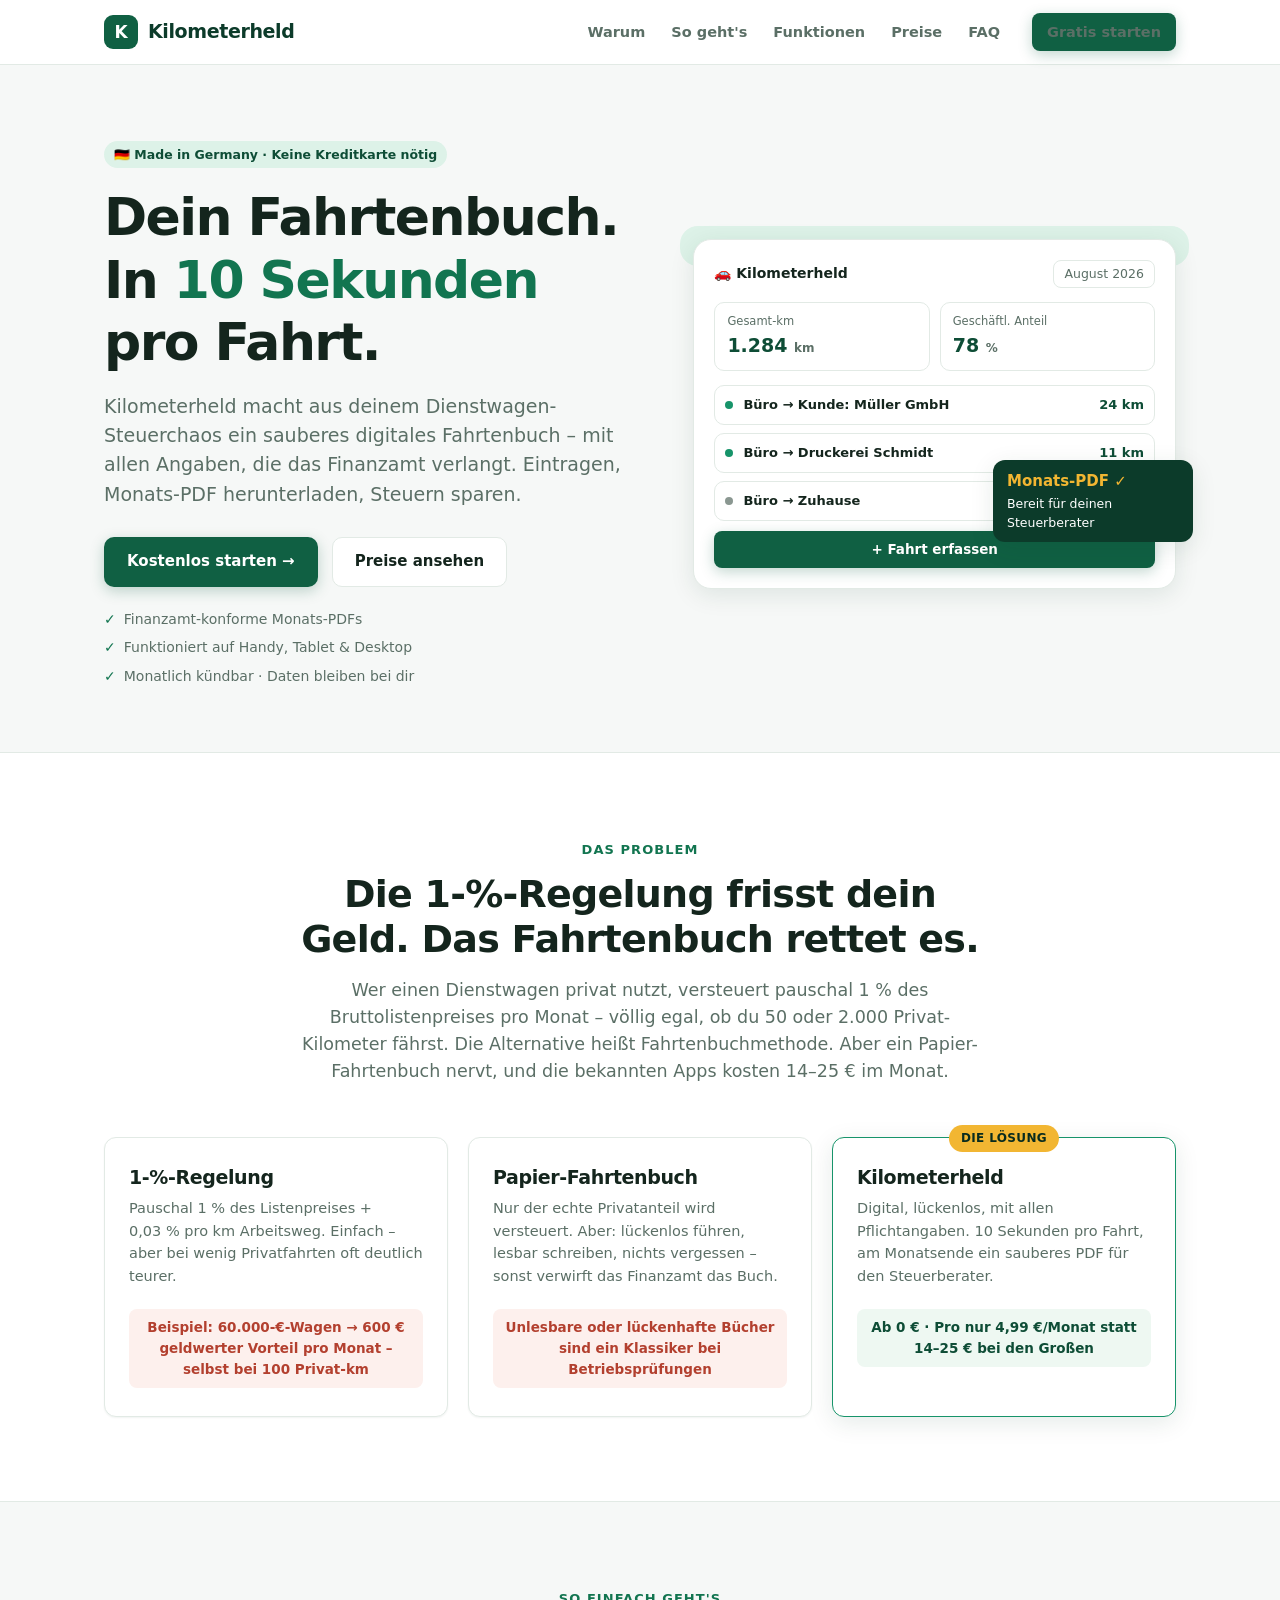
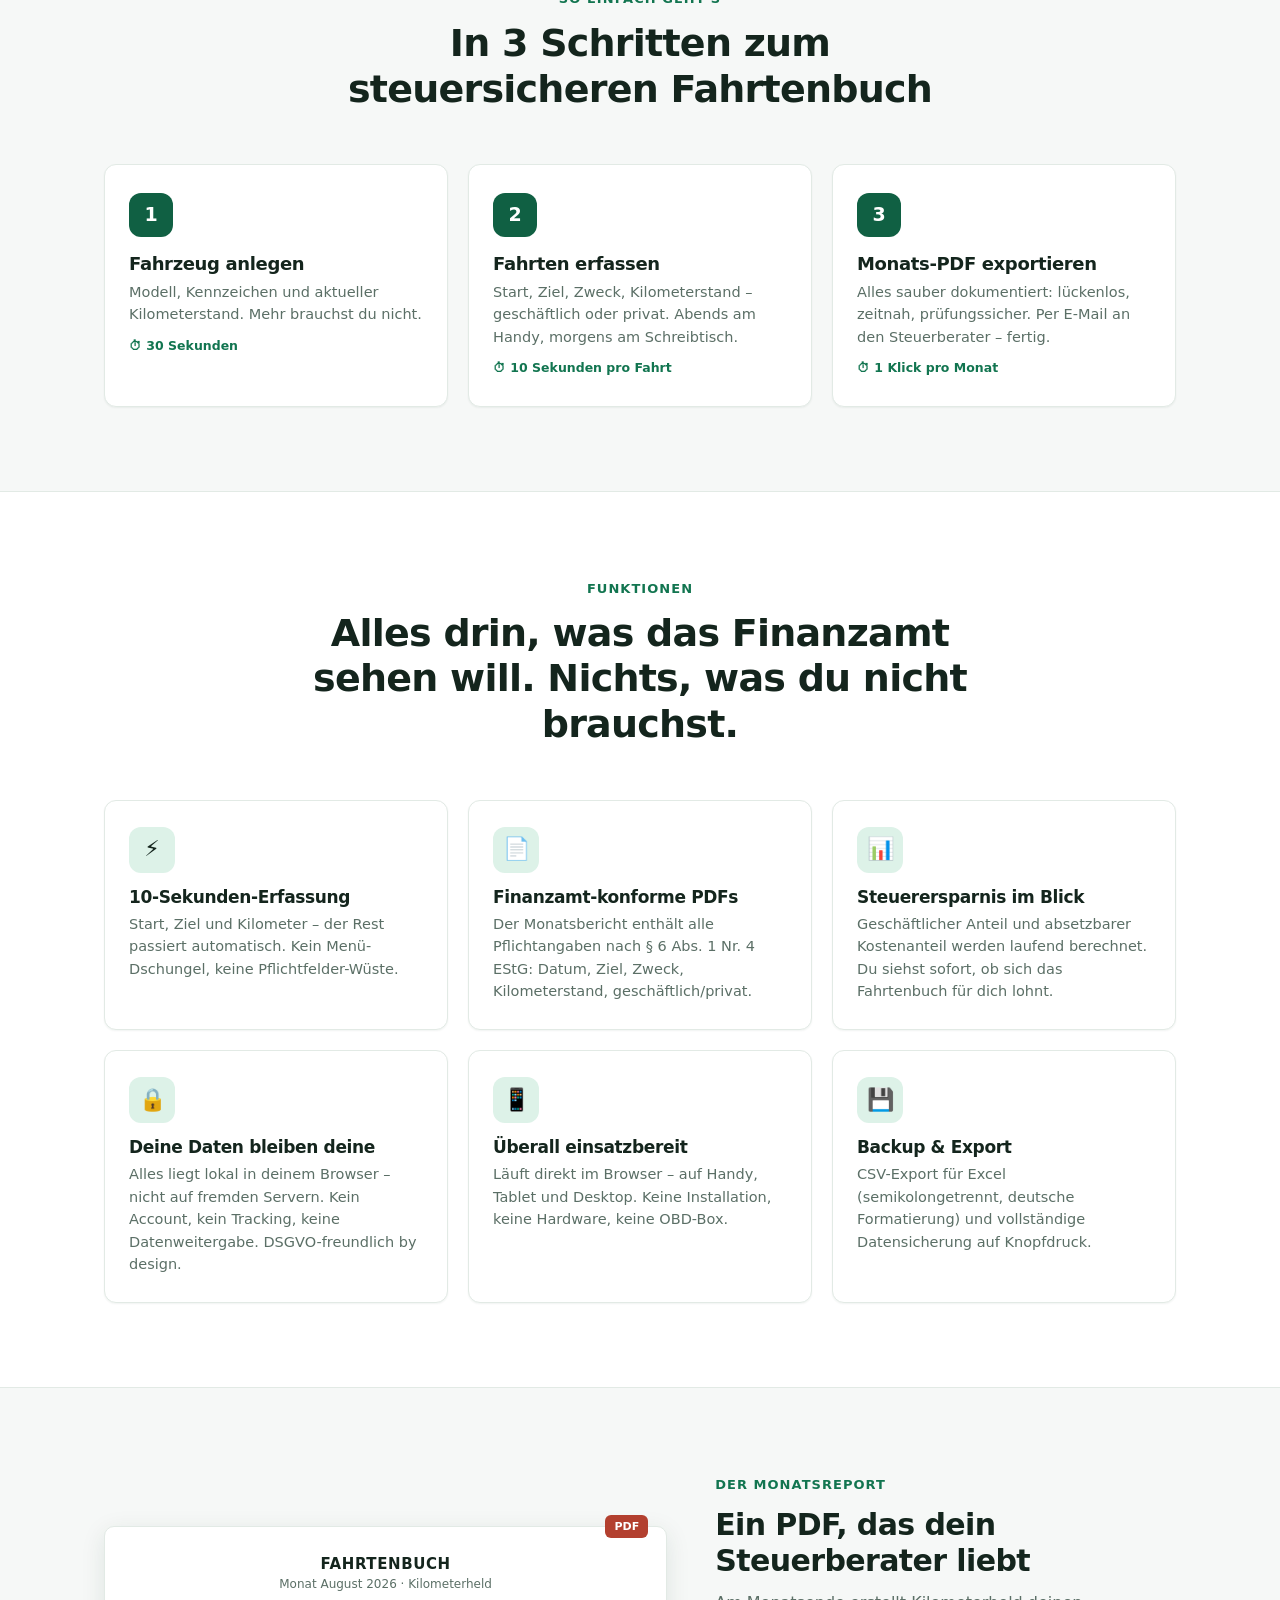
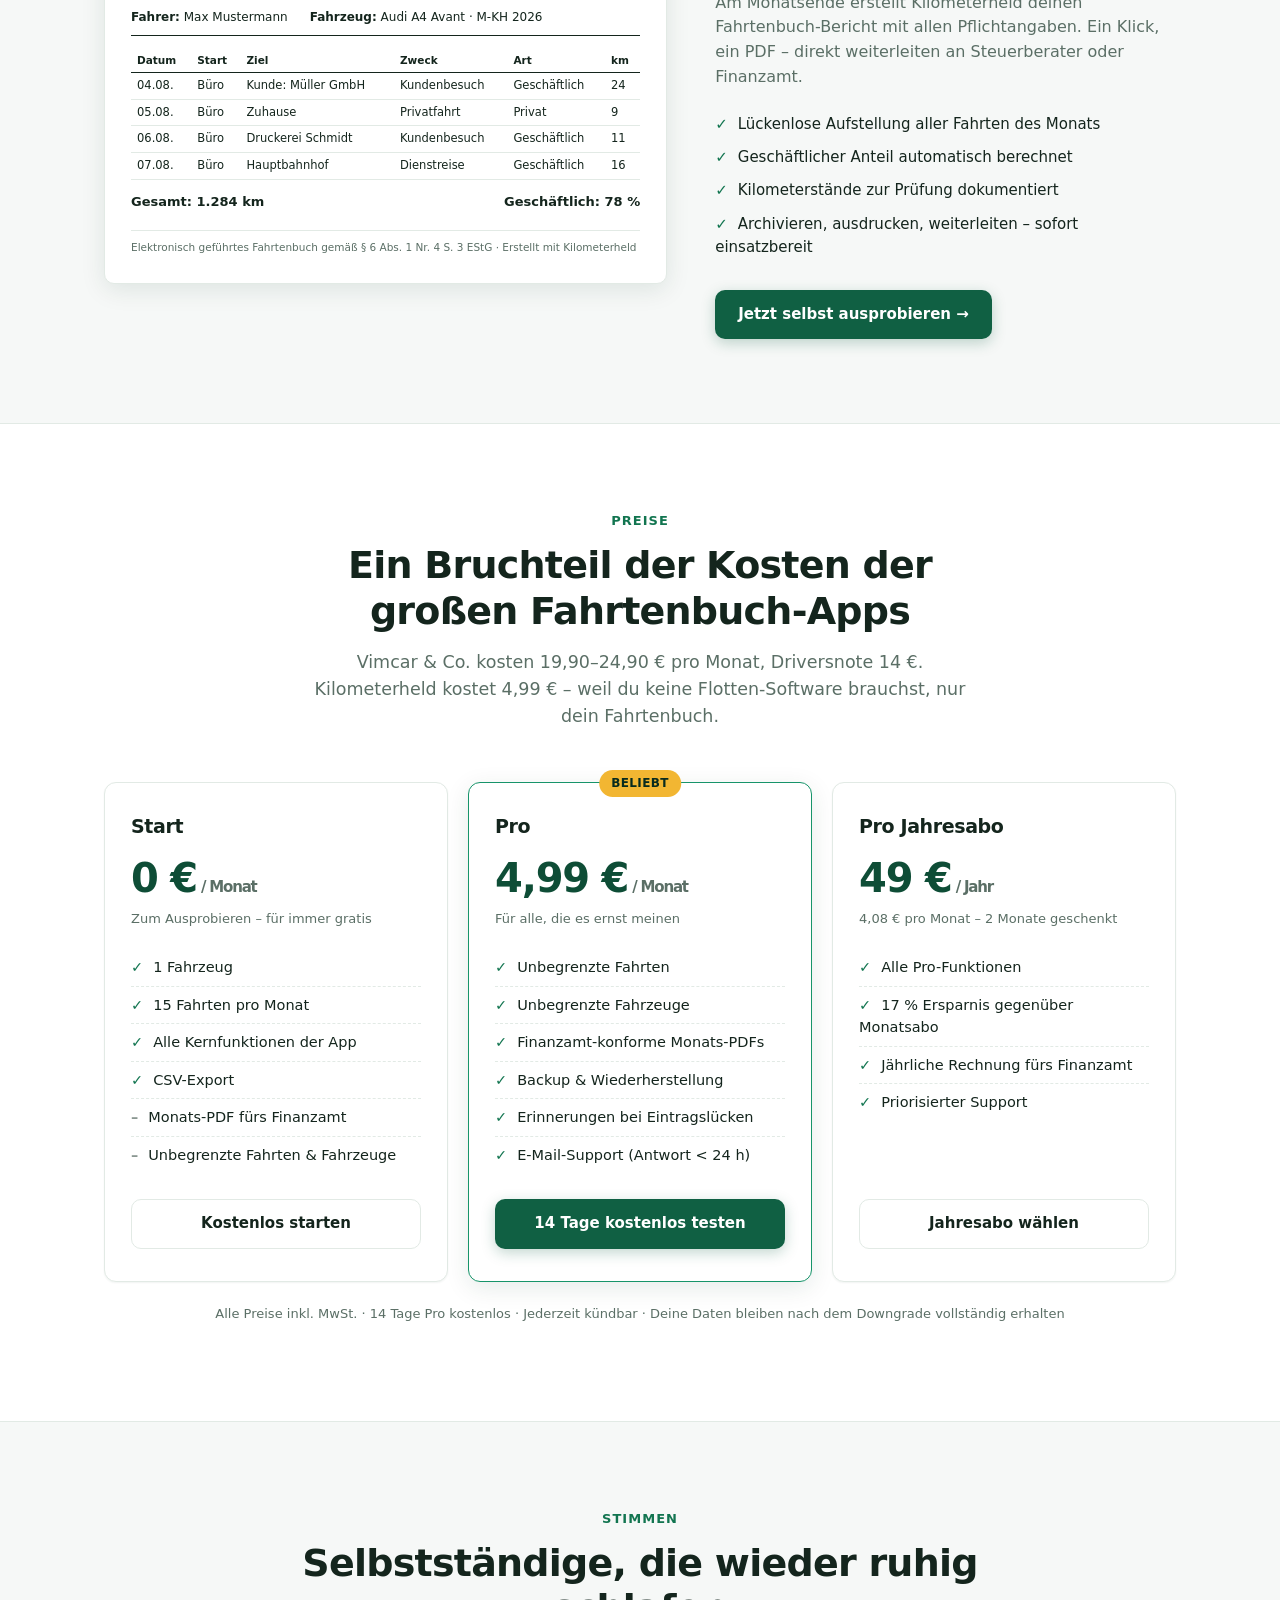
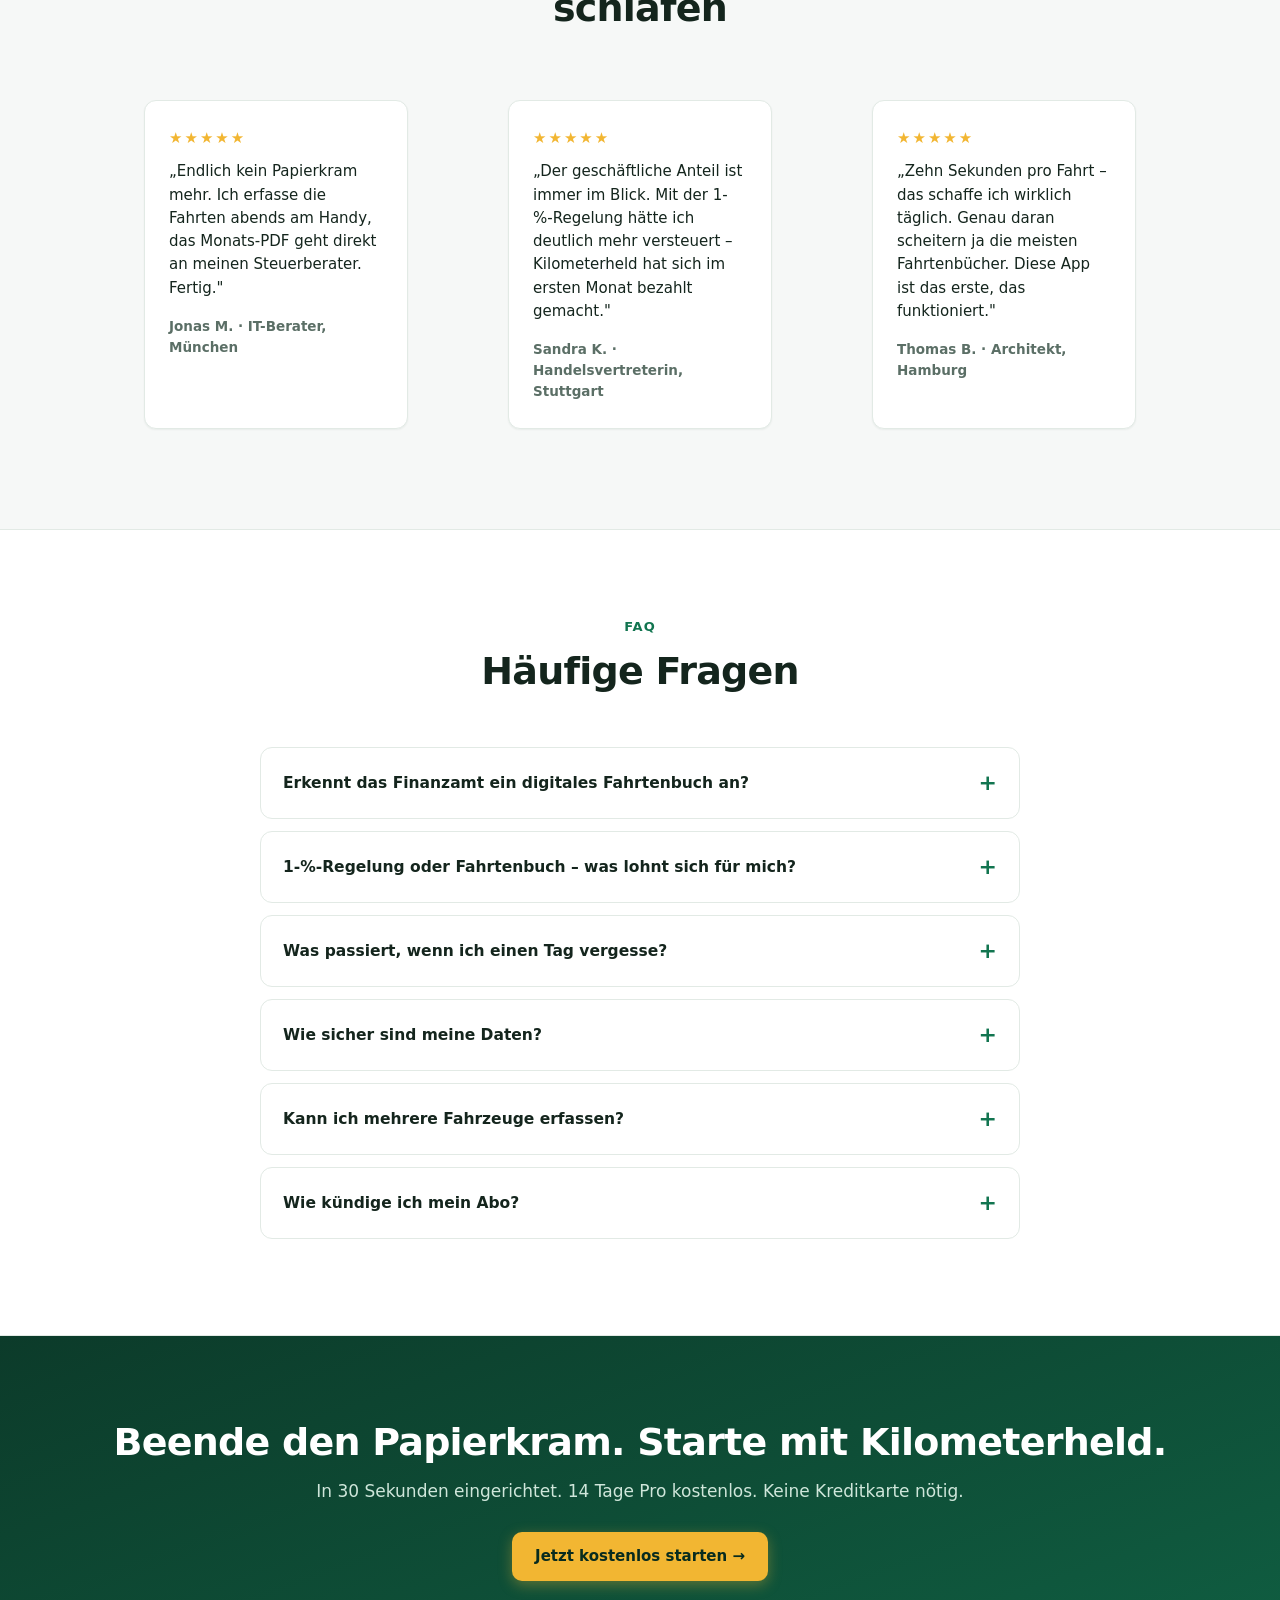
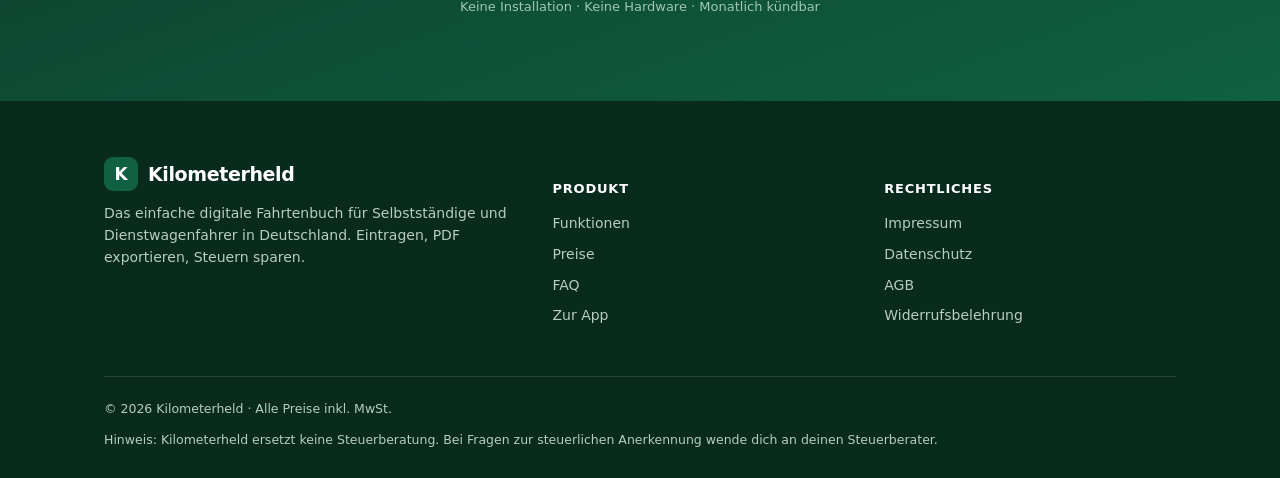
<file: index.html>
<!DOCTYPE html>
<html lang="de">
<head>
  <meta charset="UTF-8">
  <meta name="viewport" content="width=device-width, initial-scale=1.0, viewport-fit=cover">
  <meta name="theme-color" content="#106043">
  <title>Kilometerheld – Dein digitales Fahrtenbuch fürs Finanzamt</title>
  <meta name="description" content="Kilometerheld ist die einfache Fahrtenbuch-App für Selbstständige und Dienstwagenfahrer in Deutschland. Fahrt in 10 Sekunden erfassen, Monats-PDF exportieren, Steuern sparen. Ab 0 €.">
  <link rel="icon" href="data:image/svg+xml,<svg xmlns='http://www.w3.org/2000/svg' viewBox='0 0 100 100'><rect width='100' height='100' rx='22' fill='%23106043'/><text x='50' y='70' font-size='58' font-weight='bold' text-anchor='middle' fill='white' font-family='Arial'>K</text></svg>">
  <link rel="manifest" href="manifest.webmanifest">
  <link rel="icon" type="image/png" sizes="192x192" href="assets/icons/icon-192.png">
  <link rel="apple-touch-icon" sizes="180x180" href="assets/icons/apple-touch-icon.png">
  <meta name="mobile-web-app-capable" content="yes">
  <meta name="apple-mobile-web-app-capable" content="yes">
  <meta name="apple-mobile-web-app-status-bar-style" content="black-translucent">
  <meta name="apple-mobile-web-app-title" content="Kilometerheld">
  <link rel="stylesheet" href="assets/styles.css">
</head>
<body>

<!-- ===================== NAV ===================== -->
<header class="site-nav">
  <div class="container">
    <a href="index.html" class="logo">
      <span class="logo-mark">K</span> Kilometerheld
    </a>
    <nav class="nav-links">
      <a href="#warum">Warum</a>
      <a href="#ablauf">So geht's</a>
      <a href="#funktionen">Funktionen</a>
      <a href="#preise">Preise</a>
      <a href="#faq">FAQ</a>
      <a href="app.html" class="btn btn-primary btn-sm nav-cta">Gratis starten</a>
    </nav>
  </div>
</header>

<!-- ===================== HERO ===================== -->
<section class="hero">
  <div class="container hero-grid">
    <div>
      <span class="badge badge-green hero-eyebrow">🇩🇪 Made in Germany · Keine Kreditkarte nötig</span>
      <h1>Dein Fahrtenbuch. In <span class="accent">10 Sekunden</span> pro Fahrt.</h1>
      <p class="hero-sub">Kilometerheld macht aus deinem Dienstwagen-Steuerchaos ein sauberes digitales Fahrtenbuch – mit allen Angaben, die das Finanzamt verlangt. Eintragen, Monats-PDF herunterladen, Steuern sparen.</p>
      <div class="hero-ctas">
        <a href="app.html" class="btn btn-primary">Kostenlos starten →</a>
        <a href="#preise" class="btn btn-outline">Preise ansehen</a>
      </div>
      <div class="hero-proof">
        <span>Finanzamt-konforme Monats-PDFs</span>
        <span>Funktioniert auf Handy, Tablet &amp; Desktop</span>
        <span>Monatlich kündbar · Daten bleiben bei dir</span>
      </div>
    </div>

    <!-- App mockup -->
    <div class="mockup" aria-hidden="true">
      <div class="mockup-bar">
        <span class="mockup-title">🚗 Kilometerheld</span>
        <span class="mockup-month">August 2026</span>
      </div>
      <div class="mockup-kpis">
        <div class="mockup-kpi"><div class="k">Gesamt-km</div><div class="v">1.284 <small>km</small></div></div>
        <div class="mockup-kpi"><div class="k">Geschäftl. Anteil</div><div class="v">78 <small>%</small></div></div>
      </div>
      <div class="trip-row"><span class="dot dot-biz"></span><span class="route">Büro → Kunde: Müller GmbH</span><span class="km">24 km</span></div>
      <div class="trip-row"><span class="dot dot-biz"></span><span class="route">Büro → Druckerei Schmidt</span><span class="km">11 km</span></div>
      <div class="trip-row"><span class="dot dot-priv"></span><span class="route">Büro → Zuhause</span><span class="km">9 km</span></div>
      <div class="mockup-cta"><span class="btn btn-primary btn-sm btn-block">+ Fahrt erfassen</span></div>
      <div class="mockup-float"><b>Monats-PDF ✓</b>Bereit für deinen Steuerberater</div>
    </div>
  </div>
</section>

<!-- ===================== WHY ===================== -->
<section class="section section-alt" id="warum">
  <div class="container">
    <div class="section-head">
      <span class="kicker">Das Problem</span>
      <h2>Die 1-%-Regelung frisst dein Geld. Das Fahrtenbuch rettet es.</h2>
      <p>Wer einen Dienstwagen privat nutzt, versteuert pauschal 1&nbsp;% des Bruttolistenpreises pro Monat – völlig egal, ob du 50 oder 2.000 Privat-Kilometer fährst. Die Alternative heißt Fahrtenbuchmethode. Aber ein Papier-Fahrtenbuch nervt, und die bekannten Apps kosten 14–25&nbsp;€ im Monat.</p>
    </div>
    <div class="compare-grid">
      <div class="card compare-card bad">
        <h3>1-%-Regelung</h3>
        <p>Pauschal 1&nbsp;% des Listenpreises + 0,03&nbsp;% pro km Arbeitsweg. Einfach – aber bei wenig Privatfahrten oft deutlich teurer.</p>
        <div class="price-note">Beispiel: 60.000-€-Wagen → 600&nbsp;€ geldwerter Vorteil pro Monat – selbst bei 100 Privat-km</div>
      </div>
      <div class="card compare-card bad">
        <h3>Papier-Fahrtenbuch</h3>
        <p>Nur der echte Privatanteil wird versteuert. Aber: lückenlos führen, lesbar schreiben, nichts vergessen – sonst verwirft das Finanzamt das Buch.</p>
        <div class="price-note">Unlesbare oder lückenhafte Bücher sind ein Klassiker bei Betriebsprüfungen</div>
      </div>
      <div class="card compare-card winner">
        <span class="winner-tag">DIE LÖSUNG</span>
        <h3>Kilometerheld</h3>
        <p>Digital, lückenlos, mit allen Pflichtangaben. 10 Sekunden pro Fahrt, am Monatsende ein sauberes PDF für den Steuerberater.</p>
        <div class="price-note">Ab 0&nbsp;€ · Pro nur 4,99&nbsp;€/Monat statt 14–25&nbsp;€ bei den Großen</div>
      </div>
    </div>
  </div>
</section>

<!-- ===================== HOW IT WORKS ===================== -->
<section class="section" id="ablauf">
  <div class="container">
    <div class="section-head">
      <span class="kicker">So einfach geht's</span>
      <h2>In 3 Schritten zum steuersicheren Fahrtenbuch</h2>
    </div>
    <div class="steps">
      <div class="card step">
        <div class="step-num">1</div>
        <h3>Fahrzeug anlegen</h3>
        <p>Modell, Kennzeichen und aktueller Kilometerstand. Mehr brauchst du nicht.</p>
        <span class="time">⏱ 30 Sekunden</span>
      </div>
      <div class="card step">
        <div class="step-num">2</div>
        <h3>Fahrten erfassen</h3>
        <p>Start, Ziel, Zweck, Kilometerstand – geschäftlich oder privat. Abends am Handy, morgens am Schreibtisch.</p>
        <span class="time">⏱ 10 Sekunden pro Fahrt</span>
      </div>
      <div class="card step">
        <div class="step-num">3</div>
        <h3>Monats-PDF exportieren</h3>
        <p>Alles sauber dokumentiert: lückenlos, zeitnah, prüfungssicher. Per E-Mail an den Steuerberater – fertig.</p>
        <span class="time">⏱ 1 Klick pro Monat</span>
      </div>
    </div>
  </div>
</section>

<!-- ===================== FEATURES ===================== -->
<section class="section section-alt" id="funktionen">
  <div class="container">
    <div class="section-head">
      <span class="kicker">Funktionen</span>
      <h2>Alles drin, was das Finanzamt sehen will. Nichts, was du nicht brauchst.</h2>
    </div>
    <div class="features-grid">
      <div class="card feature">
        <div class="icon">⚡</div>
        <h3>10-Sekunden-Erfassung</h3>
        <p>Start, Ziel und Kilometer – der Rest passiert automatisch. Kein Menü-Dschungel, keine Pflichtfelder-Wüste.</p>
      </div>
      <div class="card feature">
        <div class="icon">📄</div>
        <h3>Finanzamt-konforme PDFs</h3>
        <p>Der Monatsbericht enthält alle Pflichtangaben nach §&nbsp;6 Abs.&nbsp;1 Nr.&nbsp;4 EStG: Datum, Ziel, Zweck, Kilometerstand, geschäftlich/privat.</p>
      </div>
      <div class="card feature">
        <div class="icon">📊</div>
        <h3>Steuerersparnis im Blick</h3>
        <p>Geschäftlicher Anteil und absetzbarer Kostenanteil werden laufend berechnet. Du siehst sofort, ob sich das Fahrtenbuch für dich lohnt.</p>
      </div>
      <div class="card feature">
        <div class="icon">🔒</div>
        <h3>Deine Daten bleiben deine</h3>
        <p>Alles liegt lokal in deinem Browser – nicht auf fremden Servern. Kein Account, kein Tracking, keine Datenweitergabe. DSGVO-freundlich by design.</p>
      </div>
      <div class="card feature">
        <div class="icon">📱</div>
        <h3>Überall einsatzbereit</h3>
        <p>Läuft direkt im Browser – auf Handy, Tablet und Desktop. Keine Installation, keine Hardware, keine OBD-Box.</p>
      </div>
      <div class="card feature">
        <div class="icon">💾</div>
        <h3>Backup &amp; Export</h3>
        <p>CSV-Export für Excel (semikolongetrennt, deutsche Formatierung) und vollständige Datensicherung auf Knopfdruck.</p>
      </div>
    </div>
  </div>
</section>

<!-- ===================== PDF SHOWCASE ===================== -->
<section class="section" id="pdf">
  <div class="container pdf-showcase">
    <div class="pdf-doc" aria-hidden="true">
      <h4>Fahrtenbuch</h4>
      <div class="pdf-sub">Monat August 2026 · Kilometerheld</div>
      <div class="pdf-meta">
        <span><b>Fahrer:</b> Max Mustermann</span>
        <span><b>Fahrzeug:</b> Audi A4 Avant · M-KH 2026</span>
      </div>
      <table class="pdf-table">
        <tr><th>Datum</th><th>Start</th><th>Ziel</th><th>Zweck</th><th>Art</th><th>km</th></tr>
        <tr><td>04.08.</td><td>Büro</td><td>Kunde: Müller GmbH</td><td>Kundenbesuch</td><td>Geschäftlich</td><td>24</td></tr>
        <tr><td>05.08.</td><td>Büro</td><td>Zuhause</td><td>Privatfahrt</td><td>Privat</td><td>9</td></tr>
        <tr><td>06.08.</td><td>Büro</td><td>Druckerei Schmidt</td><td>Kundenbesuch</td><td>Geschäftlich</td><td>11</td></tr>
        <tr><td>07.08.</td><td>Büro</td><td>Hauptbahnhof</td><td>Dienstreise</td><td>Geschäftlich</td><td>16</td></tr>
      </table>
      <div class="pdf-total"><span>Gesamt: 1.284 km</span><span>Geschäftlich: 78 %</span></div>
      <div class="pdf-note">Elektronisch geführtes Fahrtenbuch gemäß § 6 Abs. 1 Nr. 4 S. 3 EStG · Erstellt mit Kilometerheld</div>
    </div>
    <div class="pdf-showcase-body">
      <span class="kicker">Der Monatsreport</span>
      <h2>Ein PDF, das dein Steuerberater liebt</h2>
      <p>Am Monatsende erstellt Kilometerheld deinen Fahrtenbuch-Bericht mit allen Pflichtangaben. Ein Klick, ein PDF – direkt weiterleiten an Steuerberater oder Finanzamt.</p>
      <ul class="pdf-bullets">
        <li>Lückenlose Aufstellung aller Fahrten des Monats</li>
        <li>Geschäftlicher Anteil automatisch berechnet</li>
        <li>Kilometerstände zur Prüfung dokumentiert</li>
        <li>Archivieren, ausdrucken, weiterleiten – sofort einsatzbereit</li>
      </ul>
      <a href="app.html" class="btn btn-primary">Jetzt selbst ausprobieren →</a>
    </div>
  </div>
</section>

<!-- ===================== PRICING ===================== -->
<section class="section section-alt" id="preise">
  <div class="container">
    <div class="section-head">
      <span class="kicker">Preise</span>
      <h2>Ein Bruchteil der Kosten der großen Fahrtenbuch-Apps</h2>
      <p>Vimcar &amp; Co. kosten 19,90–24,90&nbsp;€ pro Monat, Driversnote 14&nbsp;€. Kilometerheld kostet 4,99&nbsp;€ – weil du keine Flotten-Software brauchst, nur dein Fahrtenbuch.</p>
    </div>
    <div class="pricing-grid">
      <div class="card price-card">
        <h3>Start</h3>
        <div class="price">0&nbsp;€<small> / Monat</small></div>
        <div class="price-sub">Zum Ausprobieren – für immer gratis</div>
        <ul class="price-features">
          <li>1 Fahrzeug</li>
          <li>15 Fahrten pro Monat</li>
          <li>Alle Kernfunktionen der App</li>
          <li>CSV-Export</li>
          <li class="no">Monats-PDF fürs Finanzamt</li>
          <li class="no">Unbegrenzte Fahrten &amp; Fahrzeuge</li>
        </ul>
        <a href="app.html" class="btn btn-outline btn-block">Kostenlos starten</a>
      </div>
      <div class="card price-card popular">
        <span class="winner-tag">BELIEBT</span>
        <h3>Pro</h3>
        <div class="price">4,99&nbsp;€<small> / Monat</small></div>
        <div class="price-sub">Für alle, die es ernst meinen</div>
        <ul class="price-features">
          <li>Unbegrenzte Fahrten</li>
          <li>Unbegrenzte Fahrzeuge</li>
          <li>Finanzamt-konforme Monats-PDFs</li>
          <li>Backup &amp; Wiederherstellung</li>
          <li>Erinnerungen bei Eintragslücken</li>
          <li>E-Mail-Support (Antwort &lt; 24 h)</li>
        </ul>
        <a href="app.html" class="btn btn-primary btn-block">14 Tage kostenlos testen</a>
      </div>
      <div class="card price-card">
        <h3>Pro Jahresabo</h3>
        <div class="price">49&nbsp;€<small> / Jahr</small></div>
        <div class="price-sub">4,08&nbsp;€ pro Monat – 2 Monate geschenkt</div>
        <ul class="price-features">
          <li>Alle Pro-Funktionen</li>
          <li>17&nbsp;% Ersparnis gegenüber Monatsabo</li>
          <li>Jährliche Rechnung fürs Finanzamt</li>
          <li>Priorisierter Support</li>
        </ul>
        <a href="app.html" class="btn btn-outline btn-block">Jahresabo wählen</a>
      </div>
    </div>
    <p class="price-note">Alle Preise inkl. MwSt. · 14 Tage Pro kostenlos · Jederzeit kündbar · Deine Daten bleiben nach dem Downgrade vollständig erhalten</p>
  </div>
</section>

<!-- ===================== TESTIMONIALS ===================== -->
<section class="section" id="stimmen">
  <div class="container">
    <div class="section-head">
      <span class="kicker">Stimmen</span>
      <h2>Selbstständige, die wieder ruhig schlafen</h2>
    </div>
    <div class="testimonials">
      <figure class="card quote-card">
        <div class="stars">★★★★★</div>
        <blockquote>„Endlich kein Papierkram mehr. Ich erfasse die Fahrten abends am Handy, das Monats-PDF geht direkt an meinen Steuerberater. Fertig."</blockquote>
        <figcaption>Jonas M. · IT-Berater, München</figcaption>
      </figure>
      <figure class="card quote-card">
        <div class="stars">★★★★★</div>
        <blockquote>„Der geschäftliche Anteil ist immer im Blick. Mit der 1-%-Regelung hätte ich deutlich mehr versteuert – Kilometerheld hat sich im ersten Monat bezahlt gemacht."</blockquote>
        <figcaption>Sandra K. · Handelsvertreterin, Stuttgart</figcaption>
      </figure>
      <figure class="card quote-card">
        <div class="stars">★★★★★</div>
        <blockquote>„Zehn Sekunden pro Fahrt – das schaffe ich wirklich täglich. Genau daran scheitern ja die meisten Fahrtenbücher. Diese App ist das erste, das funktioniert."</blockquote>
        <figcaption>Thomas B. · Architekt, Hamburg</figcaption>
      </figure>
    </div>
  </div>
</section>

<!-- ===================== FAQ ===================== -->
<section class="section section-alt" id="faq">
  <div class="container">
    <div class="section-head">
      <span class="kicker">FAQ</span>
      <h2>Häufige Fragen</h2>
    </div>
    <div class="faq">
      <details>
        <summary>Erkennt das Finanzamt ein digitales Fahrtenbuch an?</summary>
        <p>Ja. Elektronische Fahrtenbücher sind handschriftlichen gleichgestellt, wenn die Aufzeichnungen <b>zeitnah, lückenlos und in sich geschlossen</b> sind. Kilometerheld liefert Monats-PDFs mit allen Pflichtangaben (Datum, Ziel, Zweck, Kilometerstand, geschäftlich/privat). Wichtig: Trage Fahrten möglichst am selben Tag ein – Kilometerheld erinnert dich daran.</p>
      </details>
      <details>
        <summary>1-%-Regelung oder Fahrtenbuch – was lohnt sich für mich?</summary>
        <p>Faustregel: Liegt dein privater Anteil unter ca. 20–25&nbsp;% der Jahreskilometer, ist die Fahrtenbuchmethode meist deutlich günstiger. Beachte: Die Methode gilt immer für das ganze Kalenderjahr und kann nicht unterjährig gewechselt werden. Sprich den Wechsel vorher mit deinem Steuerberater ab.</p>
      </details>
      <details>
        <summary>Was passiert, wenn ich einen Tag vergesse?</summary>
        <p>Kein Drama: Trag die Fahrt so bald wie möglich nach. Nur über Wochen rückwirkend „rekonstruierte" Fahrtenbücher verwirft das Finanzamt. Darum zeigt dir Kilometerheld an, wenn dein letzter Eintrag länger her ist.</p>
      </details>
      <details>
        <summary>Wie sicher sind meine Daten?</summary>
        <p>Alle Daten liegen <b>lokal in deinem Browser</b>, nicht auf fremden Servern. Mit dem Backup-Export sicherst du sie zusätzlich als Datei. Hinweis: Beim Löschen der Browserdaten werden auch deine Fahrten gelöscht – darum: Backup nutzen.</p>
      </details>
      <details>
        <summary>Kann ich mehrere Fahrzeuge erfassen?</summary>
        <p>Mit Pro unbegrenzt. Im kostenlosen Start-Tarif ist ein Fahrzeug enthalten – perfekt zum Ausprobieren. Auch der Kilometerstand deines Fahrzeugs wird im Monatsbericht mitgeführt.</p>
      </details>
      <details>
        <summary>Wie kündige ich mein Abo?</summary>
        <p>Mit zwei Klicks in den Einstellungen – jederzeit zum Monatsende, ohne Fristen. Deine Daten bleiben vollständig erhalten, du fällst automatisch auf den Start-Tarif zurück und kannst jederzeit wieder upgraden.</p>
      </details>
    </div>
  </div>
</section>

<!-- ===================== FINAL CTA ===================== -->
<section class="final-cta">
  <div class="container">
    <h2>Beende den Papierkram. Starte mit Kilometerheld.</h2>
    <p>In 30 Sekunden eingerichtet. 14 Tage Pro kostenlos. Keine Kreditkarte nötig.</p>
    <a href="app.html" class="btn btn-amber">Jetzt kostenlos starten →</a>
    <div class="fine">Keine Installation · Keine Hardware · Monatlich kündbar</div>
  </div>
</section>

<!-- ===================== FOOTER ===================== -->
<footer class="site-footer">
  <div class="container">
    <div class="footer-grid">
      <div>
        <a href="index.html" class="logo"><span class="logo-mark">K</span> Kilometerheld</a>
        <p>Das einfache digitale Fahrtenbuch für Selbstständige und Dienstwagenfahrer in Deutschland. Eintragen, PDF exportieren, Steuern sparen.</p>
      </div>
      <div>
        <h5>Produkt</h5>
        <ul>
          <li><a href="#funktionen">Funktionen</a></li>
          <li><a href="#preise">Preise</a></li>
          <li><a href="#faq">FAQ</a></li>
          <li><a href="app.html">Zur App</a></li>
        </ul>
      </div>
      <div>
        <h5>Rechtliches</h5>
        <ul>
          <li><a href="impressum.html">Impressum</a></li>
          <li><a href="datenschutz.html">Datenschutz</a></li>
          <li><a href="agb.html">AGB</a></li>
          <li><a href="widerruf.html">Widerrufsbelehrung</a></li>
        </ul>
      </div>
    </div>
    <div class="footer-bottom">
      <span>© 2026 Kilometerheld · Alle Preise inkl. MwSt.</span>
      <span>Hinweis: Kilometerheld ersetzt keine Steuerberatung. Bei Fragen zur steuerlichen Anerkennung wende dich an deinen Steuerberater.</span>
    </div>
  </div>
</footer>

<script>
  if ('serviceWorker' in navigator) {
    window.addEventListener('load', function () {
      navigator.serviceWorker.register('sw.js').catch(function (err) {
        console.warn('Service-Worker-Registrierung fehlgeschlagen:', err);
      });
    });
  }
</script>
</body>
</html>
</file>
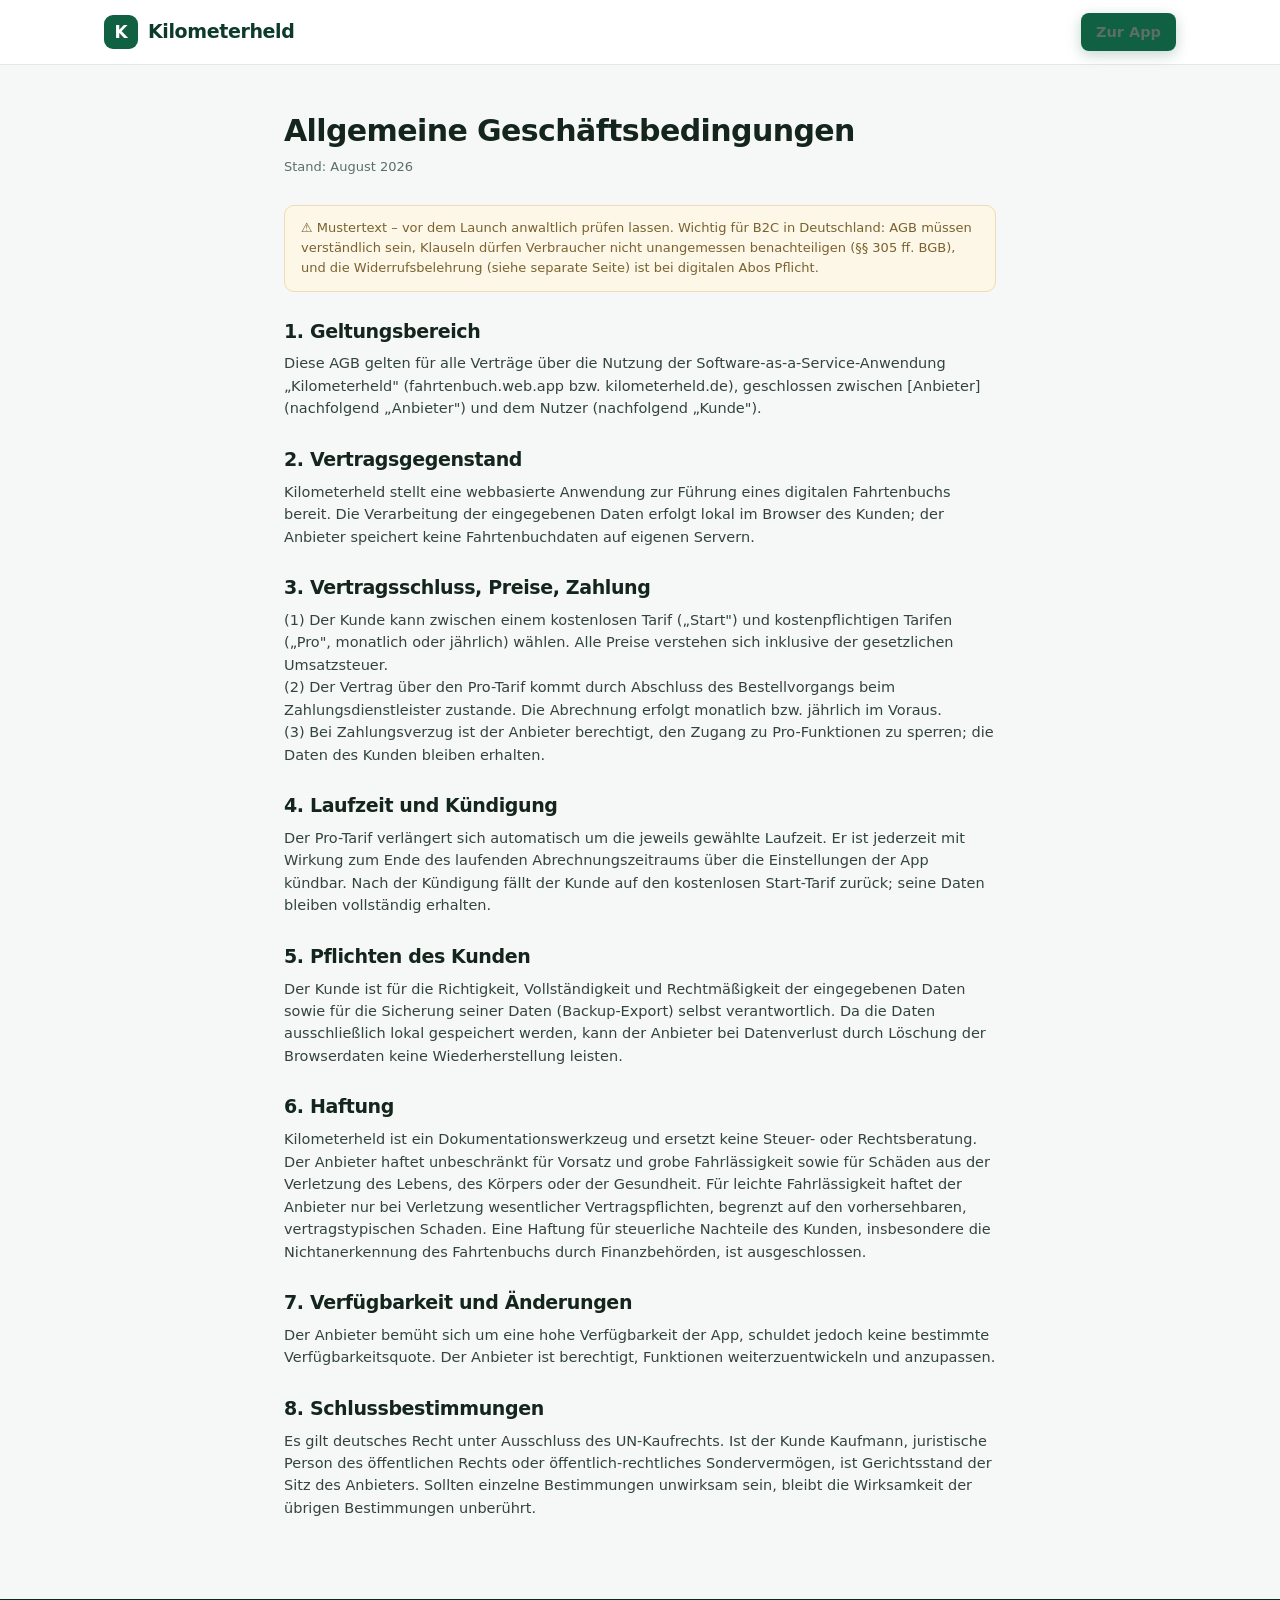
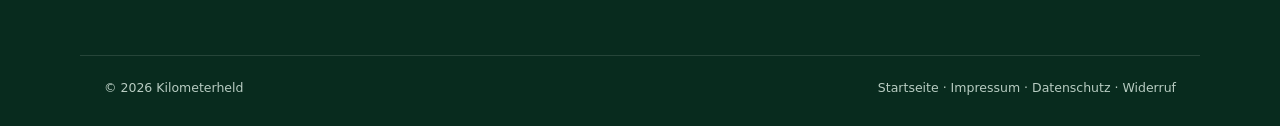
<file: agb.html>
<!DOCTYPE html>
<html lang="de">
<head>
  <meta charset="UTF-8">
  <meta name="viewport" content="width=device-width, initial-scale=1.0, viewport-fit=cover">
  <meta name="theme-color" content="#106043">
  <title>AGB – Kilometerheld</title>
  <link rel="icon" href="data:image/svg+xml,<svg xmlns='http://www.w3.org/2000/svg' viewBox='0 0 100 100'><rect width='100' height='100' rx='22' fill='%23106043'/><text x='50' y='70' font-size='58' font-weight='bold' text-anchor='middle' fill='white' font-family='Arial'>K</text></svg>">
  <link rel="manifest" href="manifest.webmanifest">
  <link rel="icon" type="image/png" sizes="192x192" href="assets/icons/icon-192.png">
  <link rel="apple-touch-icon" sizes="180x180" href="assets/icons/apple-touch-icon.png">
  <meta name="mobile-web-app-capable" content="yes">
  <meta name="apple-mobile-web-app-capable" content="yes">
  <meta name="apple-mobile-web-app-status-bar-style" content="black-translucent">
  <meta name="apple-mobile-web-app-title" content="Kilometerheld">
  <link rel="stylesheet" href="assets/styles.css">
</head>
<body>
<header class="site-nav">
  <div class="container">
    <a href="index.html" class="logo"><span class="logo-mark">K</span> Kilometerheld</a>
    <nav class="nav-links"><a href="app.html" class="btn btn-primary btn-sm nav-cta">Zur App</a></nav>
  </div>
</header>
<main class="container legal">
  <h1>Allgemeine Geschäftsbedingungen</h1>
  <div class="updated">Stand: August 2026</div>
  <div class="placeholder-box">⚠ Mustertext – vor dem Launch anwaltlich prüfen lassen. Wichtig für B2C in Deutschland: AGB müssen verständlich sein, Klauseln dürfen Verbraucher nicht unangemessen benachteiligen (§§ 305 ff. BGB), und die Widerrufsbelehrung (siehe separate Seite) ist bei digitalen Abos Pflicht.</div>

  <h2>1. Geltungsbereich</h2>
  <p>Diese AGB gelten für alle Verträge über die Nutzung der Software-as-a-Service-Anwendung „Kilometerheld" (fahrtenbuch.web.app bzw. kilometerheld.de), geschlossen zwischen [Anbieter] (nachfolgend „Anbieter") und dem Nutzer (nachfolgend „Kunde").</p>

  <h2>2. Vertragsgegenstand</h2>
  <p>Kilometerheld stellt eine webbasierte Anwendung zur Führung eines digitalen Fahrtenbuchs bereit. Die Verarbeitung der eingegebenen Daten erfolgt lokal im Browser des Kunden; der Anbieter speichert keine Fahrtenbuchdaten auf eigenen Servern.</p>

  <h2>3. Vertragsschluss, Preise, Zahlung</h2>
  <p>(1) Der Kunde kann zwischen einem kostenlosen Tarif („Start") und kostenpflichtigen Tarifen („Pro", monatlich oder jährlich) wählen. Alle Preise verstehen sich inklusive der gesetzlichen Umsatzsteuer.<br>
  (2) Der Vertrag über den Pro-Tarif kommt durch Abschluss des Bestellvorgangs beim Zahlungsdienstleister zustande. Die Abrechnung erfolgt monatlich bzw. jährlich im Voraus.<br>
  (3) Bei Zahlungsverzug ist der Anbieter berechtigt, den Zugang zu Pro-Funktionen zu sperren; die Daten des Kunden bleiben erhalten.</p>

  <h2>4. Laufzeit und Kündigung</h2>
  <p>Der Pro-Tarif verlängert sich automatisch um die jeweils gewählte Laufzeit. Er ist jederzeit mit Wirkung zum Ende des laufenden Abrechnungszeitraums über die Einstellungen der App kündbar. Nach der Kündigung fällt der Kunde auf den kostenlosen Start-Tarif zurück; seine Daten bleiben vollständig erhalten.</p>

  <h2>5. Pflichten des Kunden</h2>
  <p>Der Kunde ist für die Richtigkeit, Vollständigkeit und Rechtmäßigkeit der eingegebenen Daten sowie für die Sicherung seiner Daten (Backup-Export) selbst verantwortlich. Da die Daten ausschließlich lokal gespeichert werden, kann der Anbieter bei Datenverlust durch Löschung der Browserdaten keine Wiederherstellung leisten.</p>

  <h2>6. Haftung</h2>
  <p>Kilometerheld ist ein Dokumentationswerkzeug und ersetzt keine Steuer- oder Rechtsberatung. Der Anbieter haftet unbeschränkt für Vorsatz und grobe Fahrlässigkeit sowie für Schäden aus der Verletzung des Lebens, des Körpers oder der Gesundheit. Für leichte Fahrlässigkeit haftet der Anbieter nur bei Verletzung wesentlicher Vertragspflichten, begrenzt auf den vorhersehbaren, vertragstypischen Schaden. Eine Haftung für steuerliche Nachteile des Kunden, insbesondere die Nichtanerkennung des Fahrtenbuchs durch Finanzbehörden, ist ausgeschlossen.</p>

  <h2>7. Verfügbarkeit und Änderungen</h2>
  <p>Der Anbieter bemüht sich um eine hohe Verfügbarkeit der App, schuldet jedoch keine bestimmte Verfügbarkeitsquote. Der Anbieter ist berechtigt, Funktionen weiterzuentwickeln und anzupassen.</p>

  <h2>8. Schlussbestimmungen</h2>
  <p>Es gilt deutsches Recht unter Ausschluss des UN-Kaufrechts. Ist der Kunde Kaufmann, juristische Person des öffentlichen Rechts oder öffentlich-rechtliches Sondervermögen, ist Gerichtsstand der Sitz des Anbieters. Sollten einzelne Bestimmungen unwirksam sein, bleibt die Wirksamkeit der übrigen Bestimmungen unberührt.</p>
</main>
<footer class="site-footer">
  <div class="container footer-bottom">
    <span>© 2026 Kilometerheld</span>
    <span><a href="index.html">Startseite</a> · <a href="impressum.html">Impressum</a> · <a href="datenschutz.html">Datenschutz</a> · <a href="widerruf.html">Widerruf</a></span>
  </div>
</footer>
<script>
  if ('serviceWorker' in navigator) {
    window.addEventListener('load', function () {
      navigator.serviceWorker.register('sw.js').catch(function (err) {
        console.warn('Service-Worker-Registrierung fehlgeschlagen:', err);
      });
    });
  }
</script>
</body>
</html>
</file>
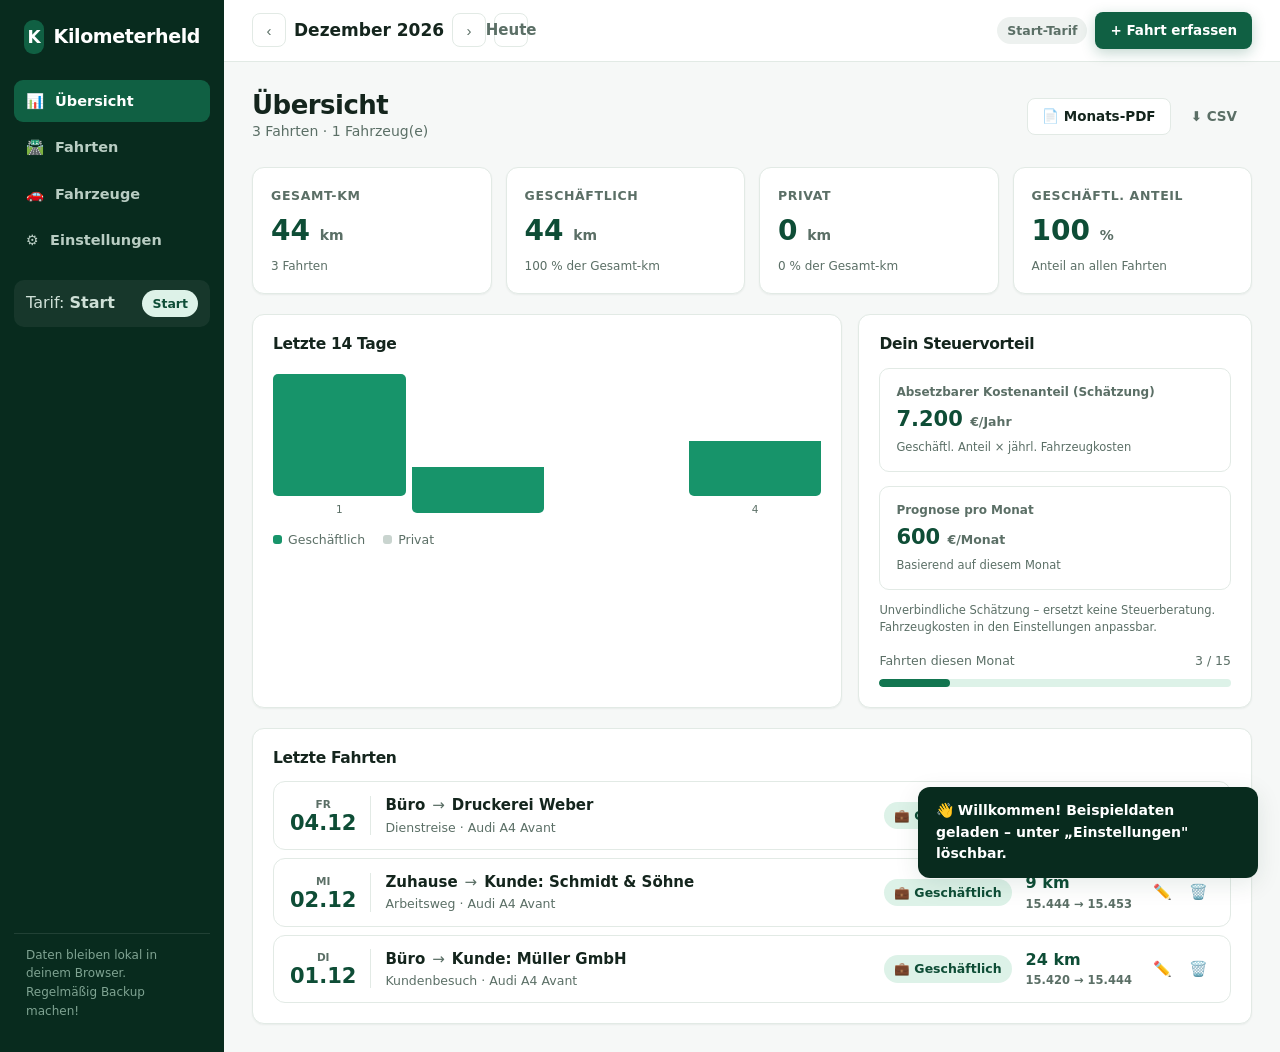
<file: app.html>
<!DOCTYPE html>
<html lang="de">
<head>
  <meta charset="UTF-8">
  <meta name="viewport" content="width=device-width, initial-scale=1.0, viewport-fit=cover">
  <meta name="theme-color" content="#106043">
  <title>Kilometerheld – Fahrtenbuch</title>
  <link rel="icon" href="data:image/svg+xml,<svg xmlns='http://www.w3.org/2000/svg' viewBox='0 0 100 100'><rect width='100' height='100' rx='22' fill='%23106043'/><text x='50' y='70' font-size='58' font-weight='bold' text-anchor='middle' fill='white' font-family='Arial'>K</text></svg>">
  <link rel="manifest" href="manifest.webmanifest">
  <link rel="icon" type="image/png" sizes="192x192" href="assets/icons/icon-192.png">
  <link rel="apple-touch-icon" sizes="180x180" href="assets/icons/apple-touch-icon.png">
  <meta name="mobile-web-app-capable" content="yes">
  <meta name="apple-mobile-web-app-capable" content="yes">
  <meta name="apple-mobile-web-app-status-bar-style" content="black-translucent">
  <meta name="apple-mobile-web-app-title" content="Kilometerheld">
  <link rel="stylesheet" href="assets/styles.css">
</head>
<body>
<div class="app-shell">

  <!-- ============ SIDEBAR ============ -->
  <aside class="app-sidebar">
    <a href="index.html" class="logo"><span class="logo-mark">K</span><span> Kilometerheld</span></a>
    <nav>
      <a href="#dashboard" data-view="dashboard" class="active">📊 <span>Übersicht</span></a>
      <a href="#trips" data-view="trips">🛣️ <span>Fahrten</span></a>
      <a href="#vehicles" data-view="vehicles">🚗 <span>Fahrzeuge</span></a>
      <a href="#settings" data-view="settings">⚙️ <span>Einstellungen</span></a>
    </nav>
    <div class="side-plan">
      <span>Tarif: <b id="sidePlanName">Start</b></span>
      <a href="#settings" data-view="settings" class="badge" id="sidePlanBadge">Start</a>
    </div>
    <div class="side-foot">Daten bleiben lokal in deinem Browser.<br>Regelmäßig Backup machen!</div>
  </aside>

  <!-- ============ MAIN ============ -->
  <main class="app-main">

    <!-- Topbar -->
    <header class="app-topbar">
      <div class="month-nav">
        <button id="prevMonth" title="Vorheriger Monat">‹</button>
        <span class="month-label" id="monthLabel"></span>
        <button id="nextMonth" title="Nächster Monat">›</button>
        <button class="btn btn-ghost btn-sm" id="todayBtn">Heute</button>
      </div>
      <div style="display:flex; gap:8px; align-items:center;">
        <span class="badge" id="topPlanBadge">Start-Tarif</span>
        <button class="btn btn-primary btn-sm" id="quickAddBtn">+ Fahrt erfassen</button>
      </div>
    </header>

    <div class="app-content">

      <!-- ===== VIEW: DASHBOARD ===== -->
      <section id="view-dashboard">
        <div class="page-head">
          <div>
            <h1>Übersicht</h1>
            <div class="sub" id="dashboardSub"></div>
          </div>
          <div>
            <button class="btn btn-outline btn-sm" id="dashPdfBtn">📄 Monats-PDF</button>
            <button class="btn btn-ghost btn-sm" id="dashCsvBtn">⬇ CSV</button>
          </div>
        </div>

        <div id="reminderBanner" class="banner" style="display:none">
          <div class="banner-ico">⏰</div>
          <div>
            <strong id="reminderTitle"></strong>
            <p id="reminderText"></p>
          </div>
        </div>

        <div class="kpi-grid">
          <div class="card kpi"><div class="k">Gesamt-km</div><div class="v" id="kpiTotal">0 <small>km</small></div><div class="hint" id="kpiTotalHint"></div></div>
          <div class="card kpi"><div class="k">Geschäftlich</div><div class="v" id="kpiBiz">0 <small>km</small></div><div class="hint" id="kpiBizHint"></div></div>
          <div class="card kpi"><div class="k">Privat</div><div class="v" id="kpiPriv">0 <small>km</small></div><div class="hint" id="kpiPrivHint"></div></div>
          <div class="card kpi"><div class="k">Geschäftl. Anteil</div><div class="v" id="kpiShare">–</div><div class="hint">Anteil an allen Fahrten</div></div>
        </div>

        <div class="grid-2">
          <div class="card panel">
            <h3>Letzte 14 Tage</h3>
            <div class="chart" id="chart"></div>
            <div class="chart-legend">
              <span><span class="legend-dot" style="background:#17946a"></span>Geschäftlich</span>
              <span><span class="legend-dot" style="background:#c9d4cf"></span>Privat</span>
            </div>
          </div>
          <div class="card panel">
            <h3>Dein Steuervorteil</h3>
            <div class="savings-row">
              <div class="savings-box">
                <div class="k">Absetzbarer Kostenanteil (Schätzung)</div>
                <div class="v" id="savingsYear">–</div>
                <div class="hint">Geschäftl. Anteil × jährl. Fahrzeugkosten</div>
              </div>
              <div class="savings-box">
                <div class="k">Prognose pro Monat</div>
                <div class="v" id="savingsMonth">–</div>
                <div class="hint">Basierend auf diesem Monat</div>
              </div>
            </div>
            <p style="font-size:11.5px;color:var(--muted);margin-top:12px">Unverbindliche Schätzung – ersetzt keine Steuerberatung. Fahrzeugkosten in den Einstellungen anpassbar.</p>
            <div id="usageBox" style="margin-top:14px">
              <div style="display:flex;justify-content:space-between;font-size:12.5px;color:var(--muted)">
                <span>Fahrten diesen Monat</span><span id="usageLabel"></span>
              </div>
              <div class="usage-meter"><div id="usageBar" style="width:0%"></div></div>
            </div>
          </div>
        </div>

        <div class="card panel">
          <h3>Letzte Fahrten</h3>
          <div class="trip-list" id="recentTrips"></div>
        </div>
      </section>

      <!-- ===== VIEW: TRIPS ===== -->
      <section id="view-trips" style="display:none">
        <div class="page-head">
          <div>
            <h1>Fahrten</h1>
            <div class="sub" id="tripsSub"></div>
          </div>
          <div>
            <button class="btn btn-outline btn-sm" id="tripsPdfBtn">📄 Monats-PDF</button>
            <button class="btn btn-ghost btn-sm" id="tripsCsvBtn">⬇ CSV</button>
            <button class="btn btn-primary btn-sm" id="tripsAddBtn">+ Fahrt erfassen</button>
          </div>
        </div>
        <div class="filter-bar">
          <button class="filter-pill active" data-filter="all">Alle</button>
          <button class="filter-pill" data-filter="biz">Geschäftlich</button>
          <button class="filter-pill" data-filter="priv">Privat</button>
          <input type="search" class="search-input" id="tripSearch" placeholder="🔍 Suchen (Ziel, Zweck …)">
        </div>
        <div class="trip-list" id="tripList"></div>
      </section>

      <!-- ===== VIEW: VEHICLES ===== -->
      <section id="view-vehicles" style="display:none">
        <div class="page-head">
          <div>
            <h1>Fahrzeuge</h1>
            <div class="sub">Deine Fahrzeuge und ihre Kilometerstände</div>
          </div>
          <button class="btn btn-primary btn-sm" id="vehicleAddBtn">+ Fahrzeug anlegen</button>
        </div>
        <div class="vehicle-grid" id="vehicleGrid"></div>
      </section>

      <!-- ===== VIEW: SETTINGS ===== -->
      <section id="view-settings" style="display:none">
        <div class="page-head">
          <div>
            <h1>Einstellungen</h1>
            <div class="sub">Profil, Daten &amp; Tarif</div>
          </div>
        </div>

        <div class="grid-2">
          <div class="card panel">
            <h3>Dein Profil <span style="font-weight:400;font-size:12px;color:var(--muted)">– erscheint im Monats-PDF</span></h3>
            <div class="form-grid">
              <div class="field full"><label>Name / Fahrer</label><input id="setName" placeholder="Max Mustermann"></div>
              <div class="field"><label>Firma (optional)</label><input id="setCompany" placeholder="MM Consulting GmbH"></div>
              <div class="field"><label>E-Mail (für Support)</label><input id="setEmail" placeholder="max@beispiel.de"></div>
              <div class="field"><label>Straße &amp; Hausnummer</label><input id="setStreet" placeholder="Musterstraße 12"></div>
              <div class="field"><label>PLZ &amp; Ort</label><input id="setCity" placeholder="80331 München"></div>
            </div>
            <div class="modal-actions">
              <button class="btn btn-primary btn-sm" id="saveSettings">Speichern</button>
            </div>
          </div>

          <div>
            <div class="card panel">
              <h3>Steuerliche Schätzung</h3>
              <div class="field">
                <label>Jährliche Fahrzeugkosten (€)</label>
                <input type="number" id="setCosts" min="0" step="100" placeholder="7200">
                <span class="hint">Leasing, Sprit, Versicherung, Wartung – wird für die Ersparnis-Schätzung genutzt.</span>
              </div>
              <div class="modal-actions">
                <button class="btn btn-primary btn-sm" id="saveCosts">Speichern</button>
              </div>
            </div>

            <div class="card panel">
              <h3>Dein Tarif</h3>
              <p style="font-size:14px" id="planStatusText"></p>
              <div id="planActions" style="display:flex;gap:8px;flex-wrap:wrap">
                <button class="btn btn-primary btn-sm" id="upgradeBtn">⬆ Auf Pro upgraden</button>
                <button class="btn btn-outline btn-sm" id="downgradeBtn" style="display:none">Abo kündigen</button>
              </div>
              <p style="font-size:11.5px;color:var(--muted);margin:12px 0 0">Pro: 4,99 €/Monat oder 49 €/Jahr · 14 Tage kostenlos · jederzeit kündbar · inkl. MwSt.</p>
            </div>
          </div>
        </div>

        <div class="card panel" style="margin-bottom:20px">
          <h3>Daten &amp; Backup</h3>
          <p style="font-size:13.5px;color:var(--muted)">Deine Daten liegen ausschließlich lokal in diesem Browser. Sichere sie regelmäßig als Datei – beim Löschen der Browserdaten gehen sie sonst verloren.</p>
          <div style="display:flex;gap:8px;flex-wrap:wrap">
            <button class="btn btn-outline btn-sm" id="exportJsonBtn">⬇ Backup exportieren (.json)</button>
            <button class="btn btn-outline btn-sm" id="importJsonBtn">⬆ Backup importieren</button>
            <input type="file" id="importJsonInput" accept=".json" style="display:none">
            <button class="btn btn-outline btn-sm" id="exportCsvAllBtn">⬇ Alle Fahrten als CSV</button>
          </div>
        </div>

        <div class="card panel" style="border-color:#f0d4cf">
          <h3 style="color:var(--red)">Gefahrenzone</h3>
          <p style="font-size:13.5px;color:var(--muted)">Löscht alle Fahrzeuge, Fahrten und Einstellungen unwiderruflich aus diesem Browser. Vorher unbedingt ein Backup exportieren!</p>
          <button class="btn btn-danger btn-sm" id="resetBtn">Alle Daten löschen</button>
        </div>
      </section>

    </div>
  </main>
</div>

<!-- ============ MODALS ============ -->
<div id="tripModal" class="modal-backdrop" style="display:none">
  <div class="modal">
    <button class="icon-btn modal-close" data-close="tripModal">✕</button>
    <h2 id="tripModalTitle">Fahrt erfassen</h2>
    <p class="modal-sub">Dauert nur 10 Sekunden – dein zukünftiges Ich (und dein Steuerberater) dankt dir.</p>
    <form id="tripForm">
      <input type="hidden" id="tripId">
      <div class="form-grid">
        <div class="field full"><label>Fahrzeug</label><select id="tripVehicle"></select></div>
        <div class="field"><label>Datum</label><input type="date" id="tripDate" required></div>
        <div class="field"><label>Art</label>
          <div class="radio-row">
            <label class="radio-pill"><input type="radio" name="tripType" value="biz" checked><span class="biz">💼 Geschäftlich</span></label>
            <label class="radio-pill"><input type="radio" name="tripType" value="priv"><span class="priv">🏠 Privat</span></label>
          </div>
        </div>
        <div class="field"><label>Startort</label><input id="tripFrom" list="placeSuggestions" placeholder="Büro" required></div>
        <div class="field"><label>Zielort</label><input id="tripTo" list="placeSuggestions" placeholder="Kunde: Müller GmbH" required></div>
        <datalist id="placeSuggestions"></datalist>
        <div class="field"><label>Zweck der Fahrt</label><input id="tripPurpose" list="purposeSuggestions" placeholder="Kundenbesuch" required></div>
        <datalist id="purposeSuggestions">
          <option value="Kundenbesuch"><option value="Arbeitsweg"><option value="Dienstreise">
          <option value="Einkauf"><option value="Privatfahrt"><option value="Werkstatt">
          <option value="Sonstiges">
        </datalist>
        <div class="field"><label>Kilometerstand Start</label><input type="number" id="tripKmStart" min="0" placeholder="15200" required></div>
        <div class="field"><label>Kilometerstand Ende</label><input type="number" id="tripKmEnd" min="0" placeholder="15225" required></div>
        <div class="field full"><div class="km-preview" id="kmPreview">Gefahrene km: –</div></div>
      </div>
      <div class="modal-actions">
        <button type="button" class="btn btn-ghost" data-close="tripModal">Abbrechen</button>
        <button type="submit" class="btn btn-primary">Fahrt speichern</button>
      </div>
    </form>
  </div>
</div>

<div id="vehicleModal" class="modal-backdrop" style="display:none">
  <div class="modal">
    <button class="icon-btn modal-close" data-close="vehicleModal">✕</button>
    <h2 id="vehicleModalTitle">Fahrzeug anlegen</h2>
    <p class="modal-sub">Modell, Kennzeichen und aktueller Kilometerstand – mehr brauchst du nicht.</p>
    <form id="vehicleForm">
      <input type="hidden" id="vehicleId">
      <div class="form-grid">
        <div class="field"><label>Fahrzeug (Modell)</label><input id="vehName" placeholder="Audi A4 Avant" required></div>
        <div class="field"><label>Kennzeichen</label><input id="vehPlate" placeholder="M-KH 2026"></div>
        <div class="field"><label>Kilometerstand (aktuell)</label><input type="number" id="vehKm" min="0" placeholder="15200" required></div>
      </div>
      <div class="modal-actions">
        <button type="button" class="btn btn-ghost" data-close="vehicleModal">Abbrechen</button>
        <button type="submit" class="btn btn-primary">Speichern</button>
      </div>
    </form>
  </div>
</div>

<div id="upgradeModal" class="modal-backdrop" style="display:none">
  <div class="modal">
    <button class="icon-btn modal-close" data-close="upgradeModal">✕</button>
    <h2 id="upgradeTitle">⬆ Auf Pro upgraden</h2>
    <p class="modal-sub" id="upgradeSub">Unbegrenzte Fahrten &amp; Fahrzeuge, Finanzamt-konforme Monats-PDFs, Backup und mehr.</p>
    <div class="upgrade-plans">
      <div class="upgrade-plan selected" data-plan="monthly">
        <div class="plan-name">Monatsabo</div>
        <div class="plan-price">4,99&nbsp;€<small> / Monat</small></div>
        <div class="plan-desc">Flexibel, jederzeit kündbar</div>
      </div>
      <div class="upgrade-plan" data-plan="yearly">
        <div class="plan-name">Jahresabo <span class="upgrade-save">2 MONATE GRATIS</span></div>
        <div class="plan-price">49&nbsp;€<small> / Jahr</small></div>
        <div class="plan-desc">4,08 € pro Monat · 17 % sparen</div>
      </div>
    </div>
    <p style="font-size:13px;color:var(--muted)">14 Tage kostenlos testen · keine Kreditkarte nötig · inkl. MwSt.</p>
    <button class="btn btn-primary btn-block" id="confirmUpgrade">Jetzt upgraden →</button>
    <div class="pay-note">🔒 <b>Demo-Modus:</b> In dieser Vorschau wird die Zahlung simuliert. Im Live-Betrieb führt dieser Button zu einem sicheren Zahlungslink (Stripe oder Paddle als „Merchant of Record" – Paddle übernimmt dabei automatisch die Umsatzsteuer in der EU).</div>
  </div>
</div>

<div id="confirmModal" class="modal-backdrop" style="display:none">
  <div class="modal" style="max-width:440px">
    <h2 id="confirmTitle">Wirklich löschen?</h2>
    <p class="modal-sub" id="confirmText"></p>
    <div class="modal-actions">
      <button class="btn btn-ghost" data-close="confirmModal">Abbrechen</button>
      <button class="btn btn-danger" id="confirmOk">Ja, löschen</button>
    </div>
  </div>
</div>

<div class="toast-wrap" id="toastWrap"></div>

<script src="assets/app.js"></script>
<script>
  if ('serviceWorker' in navigator) {
    window.addEventListener('load', function () {
      navigator.serviceWorker.register('sw.js').catch(function (err) {
        console.warn('Service-Worker-Registrierung fehlgeschlagen:', err);
      });
    });
  }
</script>
</body>
</html>
</file>
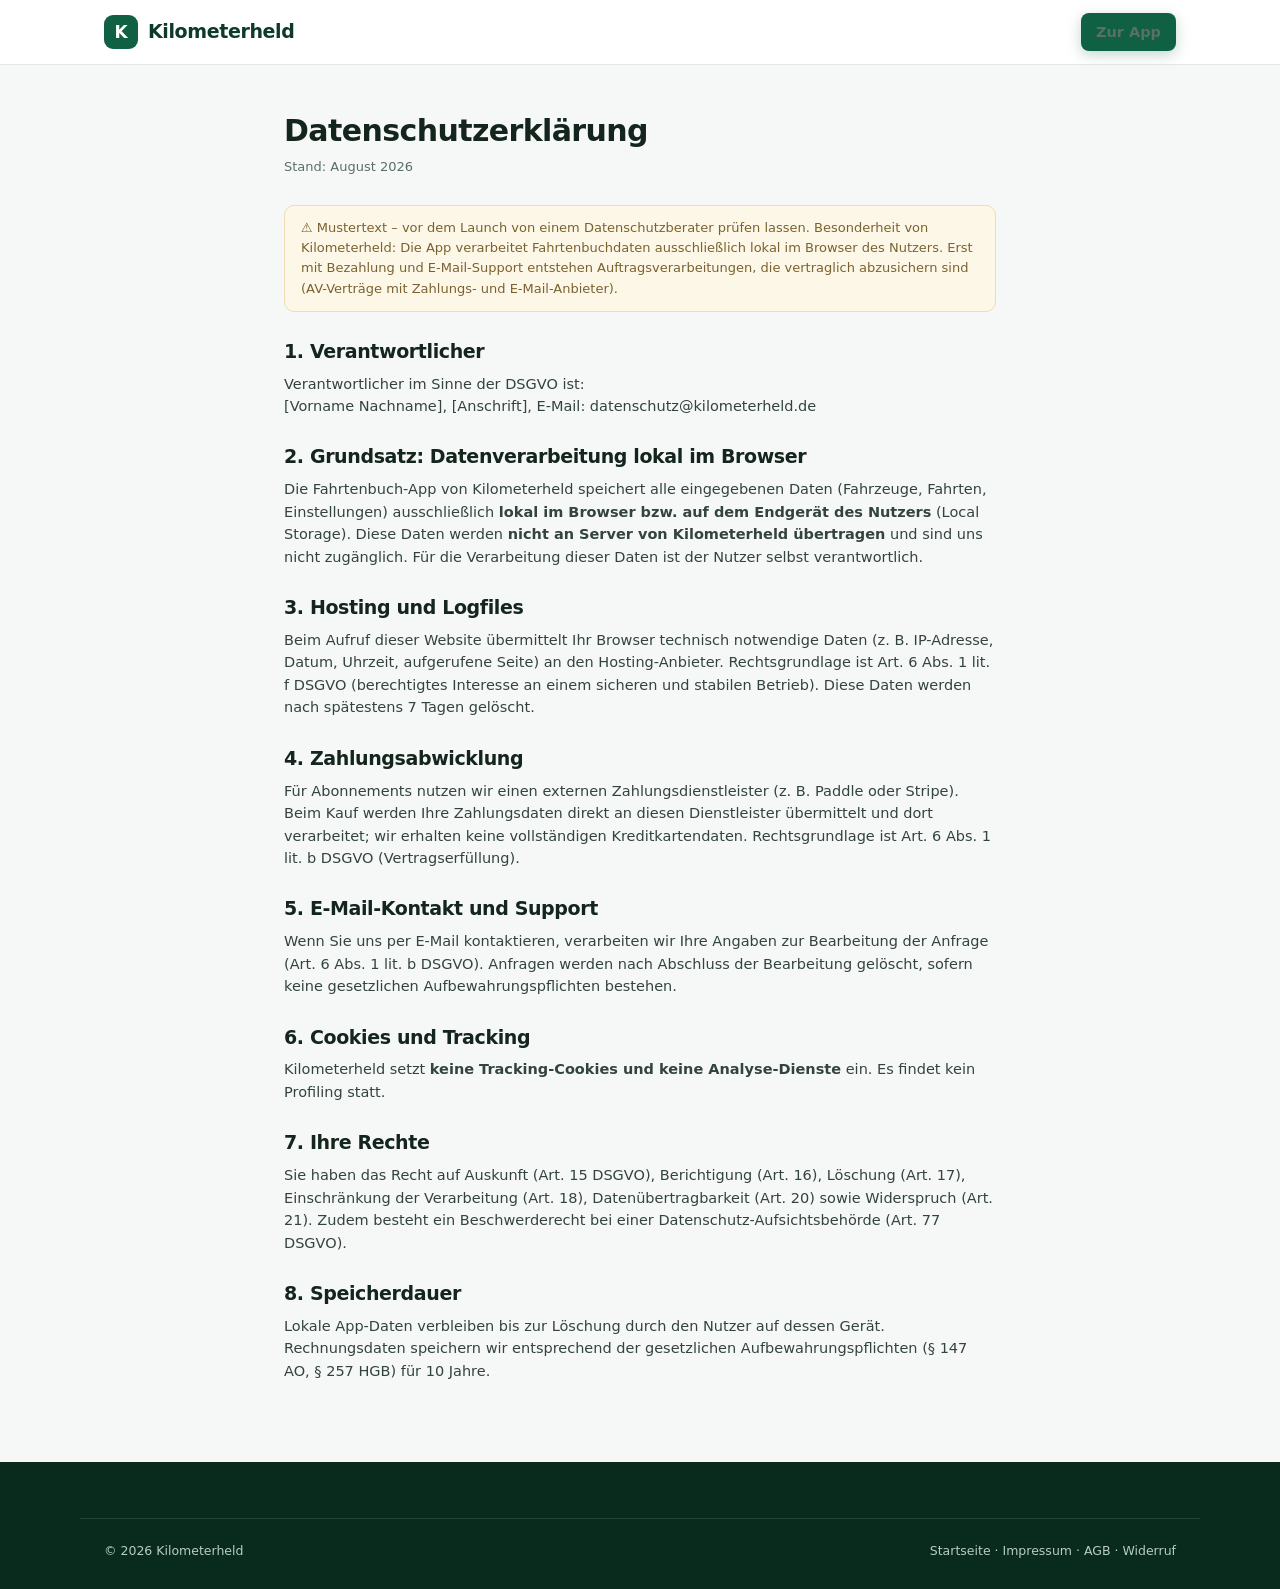
<file: datenschutz.html>
<!DOCTYPE html>
<html lang="de">
<head>
  <meta charset="UTF-8">
  <meta name="viewport" content="width=device-width, initial-scale=1.0, viewport-fit=cover">
  <meta name="theme-color" content="#106043">
  <title>Datenschutzerklärung – Kilometerheld</title>
  <link rel="icon" href="data:image/svg+xml,<svg xmlns='http://www.w3.org/2000/svg' viewBox='0 0 100 100'><rect width='100' height='100' rx='22' fill='%23106043'/><text x='50' y='70' font-size='58' font-weight='bold' text-anchor='middle' fill='white' font-family='Arial'>K</text></svg>">
  <link rel="manifest" href="manifest.webmanifest">
  <link rel="icon" type="image/png" sizes="192x192" href="assets/icons/icon-192.png">
  <link rel="apple-touch-icon" sizes="180x180" href="assets/icons/apple-touch-icon.png">
  <meta name="mobile-web-app-capable" content="yes">
  <meta name="apple-mobile-web-app-capable" content="yes">
  <meta name="apple-mobile-web-app-status-bar-style" content="black-translucent">
  <meta name="apple-mobile-web-app-title" content="Kilometerheld">
  <link rel="stylesheet" href="assets/styles.css">
</head>
<body>
<header class="site-nav">
  <div class="container">
    <a href="index.html" class="logo"><span class="logo-mark">K</span> Kilometerheld</a>
    <nav class="nav-links"><a href="app.html" class="btn btn-primary btn-sm nav-cta">Zur App</a></nav>
  </div>
</header>
<main class="container legal">
  <h1>Datenschutzerklärung</h1>
  <div class="updated">Stand: August 2026</div>
  <div class="placeholder-box">⚠ Mustertext – vor dem Launch von einem Datenschutzberater prüfen lassen. Besonderheit von Kilometerheld: Die App verarbeitet Fahrtenbuchdaten ausschließlich lokal im Browser des Nutzers. Erst mit Bezahlung und E-Mail-Support entstehen Auftragsverarbeitungen, die vertraglich abzusichern sind (AV-Verträge mit Zahlungs- und E-Mail-Anbieter).</div>

  <h2>1. Verantwortlicher</h2>
  <p>Verantwortlicher im Sinne der DSGVO ist:<br>
  [Vorname Nachname], [Anschrift], E-Mail: datenschutz@kilometerheld.de</p>

  <h2>2. Grundsatz: Datenverarbeitung lokal im Browser</h2>
  <p>Die Fahrtenbuch-App von Kilometerheld speichert alle eingegebenen Daten (Fahrzeuge, Fahrten, Einstellungen) ausschließlich <b>lokal im Browser bzw. auf dem Endgerät des Nutzers</b> (Local Storage). Diese Daten werden <b>nicht an Server von Kilometerheld übertragen</b> und sind uns nicht zugänglich. Für die Verarbeitung dieser Daten ist der Nutzer selbst verantwortlich.</p>

  <h2>3. Hosting und Logfiles</h2>
  <p>Beim Aufruf dieser Website übermittelt Ihr Browser technisch notwendige Daten (z. B. IP-Adresse, Datum, Uhrzeit, aufgerufene Seite) an den Hosting-Anbieter. Rechtsgrundlage ist Art. 6 Abs. 1 lit. f DSGVO (berechtigtes Interesse an einem sicheren und stabilen Betrieb). Diese Daten werden nach spätestens 7 Tagen gelöscht.</p>

  <h2>4. Zahlungsabwicklung</h2>
  <p>Für Abonnements nutzen wir einen externen Zahlungsdienstleister (z. B. Paddle oder Stripe). Beim Kauf werden Ihre Zahlungsdaten direkt an diesen Dienstleister übermittelt und dort verarbeitet; wir erhalten keine vollständigen Kreditkartendaten. Rechtsgrundlage ist Art. 6 Abs. 1 lit. b DSGVO (Vertragserfüllung).</p>

  <h2>5. E-Mail-Kontakt und Support</h2>
  <p>Wenn Sie uns per E-Mail kontaktieren, verarbeiten wir Ihre Angaben zur Bearbeitung der Anfrage (Art. 6 Abs. 1 lit. b DSGVO). Anfragen werden nach Abschluss der Bearbeitung gelöscht, sofern keine gesetzlichen Aufbewahrungspflichten bestehen.</p>

  <h2>6. Cookies und Tracking</h2>
  <p>Kilometerheld setzt <b>keine Tracking-Cookies und keine Analyse-Dienste</b> ein. Es findet kein Profiling statt.</p>

  <h2>7. Ihre Rechte</h2>
  <p>Sie haben das Recht auf Auskunft (Art. 15 DSGVO), Berichtigung (Art. 16), Löschung (Art. 17), Einschränkung der Verarbeitung (Art. 18), Datenübertragbarkeit (Art. 20) sowie Widerspruch (Art. 21). Zudem besteht ein Beschwerderecht bei einer Datenschutz-Aufsichtsbehörde (Art. 77 DSGVO).</p>

  <h2>8. Speicherdauer</h2>
  <p>Lokale App-Daten verbleiben bis zur Löschung durch den Nutzer auf dessen Gerät. Rechnungsdaten speichern wir entsprechend der gesetzlichen Aufbewahrungspflichten (§ 147 AO, § 257 HGB) für 10 Jahre.</p>
</main>
<footer class="site-footer">
  <div class="container footer-bottom">
    <span>© 2026 Kilometerheld</span>
    <span><a href="index.html">Startseite</a> · <a href="impressum.html">Impressum</a> · <a href="agb.html">AGB</a> · <a href="widerruf.html">Widerruf</a></span>
  </div>
</footer>
<script>
  if ('serviceWorker' in navigator) {
    window.addEventListener('load', function () {
      navigator.serviceWorker.register('sw.js').catch(function (err) {
        console.warn('Service-Worker-Registrierung fehlgeschlagen:', err);
      });
    });
  }
</script>
</body>
</html>
</file>
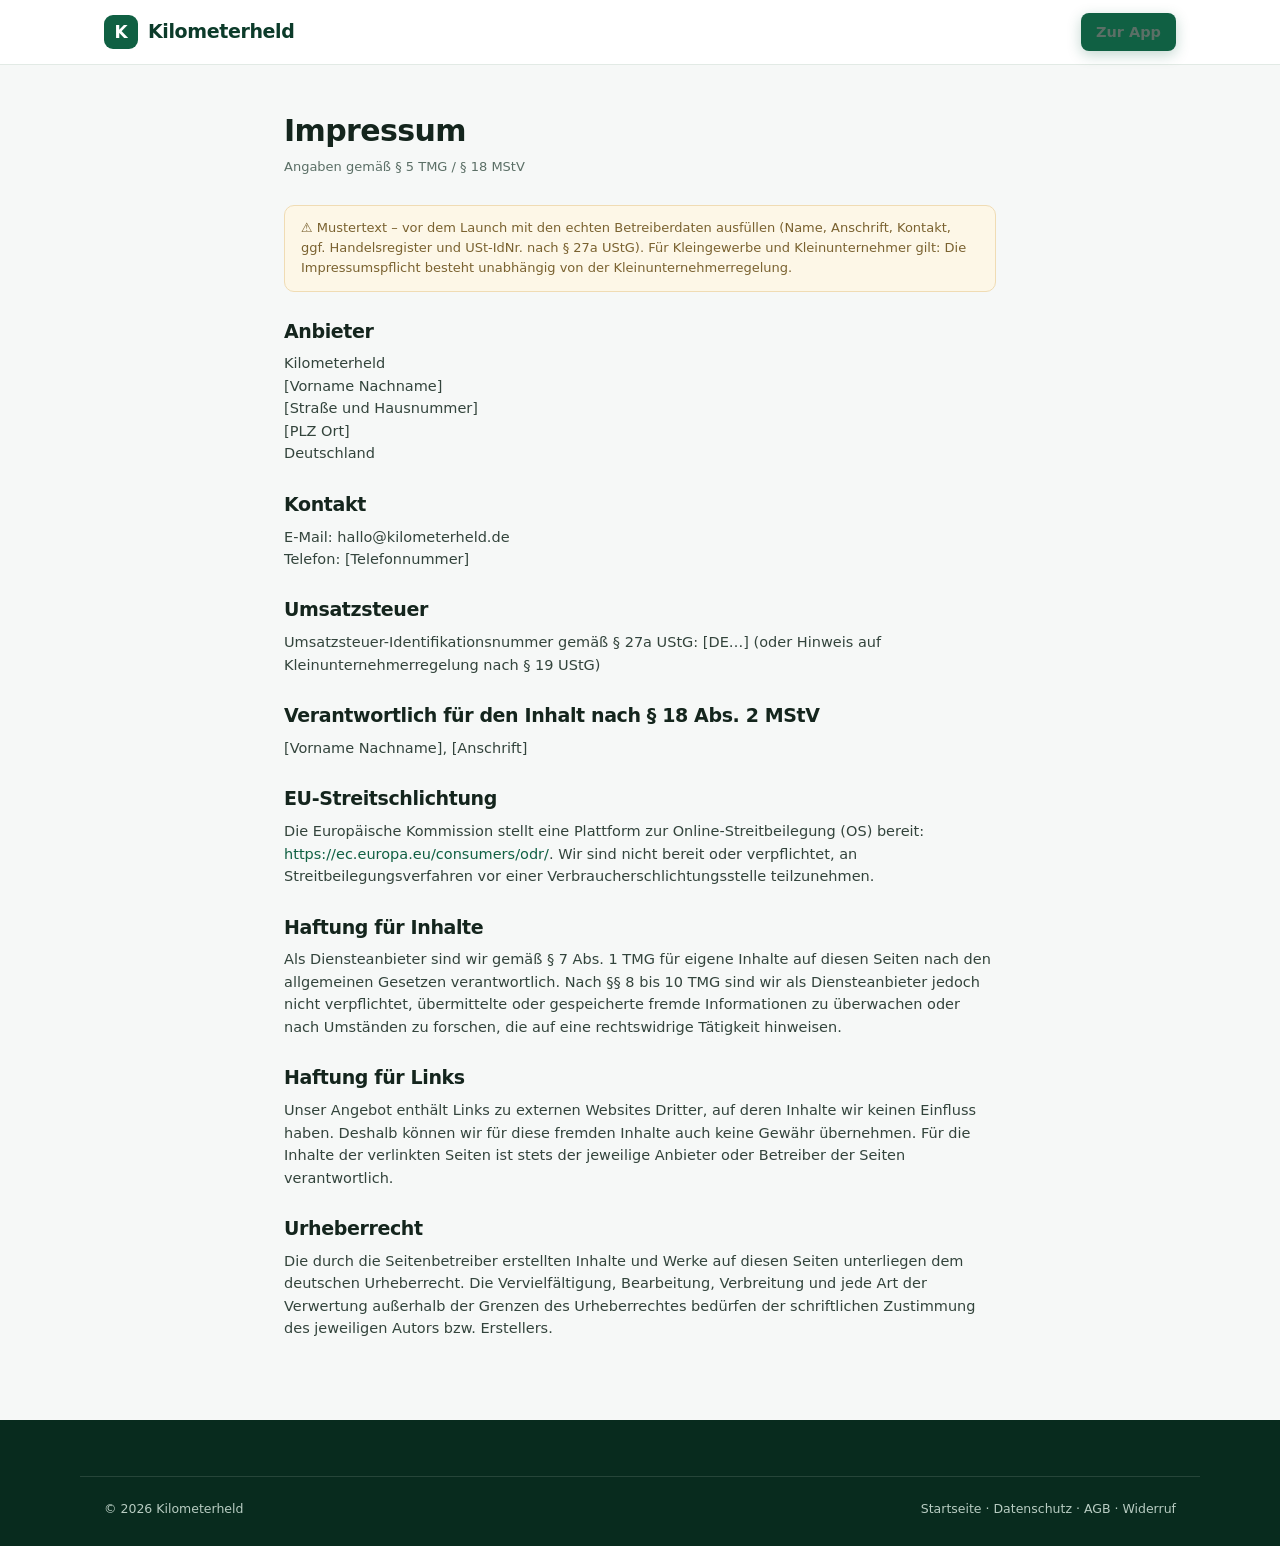
<file: impressum.html>
<!DOCTYPE html>
<html lang="de">
<head>
  <meta charset="UTF-8">
  <meta name="viewport" content="width=device-width, initial-scale=1.0, viewport-fit=cover">
  <meta name="theme-color" content="#106043">
  <title>Impressum – Kilometerheld</title>
  <link rel="icon" href="data:image/svg+xml,<svg xmlns='http://www.w3.org/2000/svg' viewBox='0 0 100 100'><rect width='100' height='100' rx='22' fill='%23106043'/><text x='50' y='70' font-size='58' font-weight='bold' text-anchor='middle' fill='white' font-family='Arial'>K</text></svg>">
  <link rel="manifest" href="manifest.webmanifest">
  <link rel="icon" type="image/png" sizes="192x192" href="assets/icons/icon-192.png">
  <link rel="apple-touch-icon" sizes="180x180" href="assets/icons/apple-touch-icon.png">
  <meta name="mobile-web-app-capable" content="yes">
  <meta name="apple-mobile-web-app-capable" content="yes">
  <meta name="apple-mobile-web-app-status-bar-style" content="black-translucent">
  <meta name="apple-mobile-web-app-title" content="Kilometerheld">
  <link rel="stylesheet" href="assets/styles.css">
</head>
<body>
<header class="site-nav">
  <div class="container">
    <a href="index.html" class="logo"><span class="logo-mark">K</span> Kilometerheld</a>
    <nav class="nav-links"><a href="app.html" class="btn btn-primary btn-sm nav-cta">Zur App</a></nav>
  </div>
</header>
<main class="container legal">
  <h1>Impressum</h1>
  <div class="updated">Angaben gemäß § 5 TMG / § 18 MStV</div>
  <div class="placeholder-box">⚠ Mustertext – vor dem Launch mit den echten Betreiberdaten ausfüllen (Name, Anschrift, Kontakt, ggf. Handelsregister und USt-IdNr. nach § 27a UStG). Für Kleingewerbe und Kleinunternehmer gilt: Die Impressumspflicht besteht unabhängig von der Kleinunternehmerregelung.</div>
  <h2>Anbieter</h2>
  <p>
    Kilometerheld<br>
    [Vorname Nachname]<br>
    [Straße und Hausnummer]<br>
    [PLZ Ort]<br>
    Deutschland
  </p>
  <h2>Kontakt</h2>
  <p>
    E-Mail: hallo@kilometerheld.de<br>
    Telefon: [Telefonnummer]<br>
  </p>
  <h2>Umsatzsteuer</h2>
  <p>Umsatzsteuer-Identifikationsnummer gemäß § 27a UStG: [DE…] (oder Hinweis auf Kleinunternehmerregelung nach § 19 UStG)</p>
  <h2>Verantwortlich für den Inhalt nach § 18 Abs. 2 MStV</h2>
  <p>[Vorname Nachname], [Anschrift]</p>
  <h2>EU-Streitschlichtung</h2>
  <p>Die Europäische Kommission stellt eine Plattform zur Online-Streitbeilegung (OS) bereit: <a href="https://ec.europa.eu/consumers/odr/" target="_blank" rel="noopener">https://ec.europa.eu/consumers/odr/</a>. Wir sind nicht bereit oder verpflichtet, an Streitbeilegungsverfahren vor einer Verbraucherschlichtungsstelle teilzunehmen.</p>
  <h2>Haftung für Inhalte</h2>
  <p>Als Diensteanbieter sind wir gemäß § 7 Abs. 1 TMG für eigene Inhalte auf diesen Seiten nach den allgemeinen Gesetzen verantwortlich. Nach §§ 8 bis 10 TMG sind wir als Diensteanbieter jedoch nicht verpflichtet, übermittelte oder gespeicherte fremde Informationen zu überwachen oder nach Umständen zu forschen, die auf eine rechtswidrige Tätigkeit hinweisen.</p>
  <h2>Haftung für Links</h2>
  <p>Unser Angebot enthält Links zu externen Websites Dritter, auf deren Inhalte wir keinen Einfluss haben. Deshalb können wir für diese fremden Inhalte auch keine Gewähr übernehmen. Für die Inhalte der verlinkten Seiten ist stets der jeweilige Anbieter oder Betreiber der Seiten verantwortlich.</p>
  <h2>Urheberrecht</h2>
  <p>Die durch die Seitenbetreiber erstellten Inhalte und Werke auf diesen Seiten unterliegen dem deutschen Urheberrecht. Die Vervielfältigung, Bearbeitung, Verbreitung und jede Art der Verwertung außerhalb der Grenzen des Urheberrechtes bedürfen der schriftlichen Zustimmung des jeweiligen Autors bzw. Erstellers.</p>
</main>
<footer class="site-footer">
  <div class="container footer-bottom">
    <span>© 2026 Kilometerheld</span>
    <span><a href="index.html">Startseite</a> · <a href="datenschutz.html">Datenschutz</a> · <a href="agb.html">AGB</a> · <a href="widerruf.html">Widerruf</a></span>
  </div>
</footer>
<script>
  if ('serviceWorker' in navigator) {
    window.addEventListener('load', function () {
      navigator.serviceWorker.register('sw.js').catch(function (err) {
        console.warn('Service-Worker-Registrierung fehlgeschlagen:', err);
      });
    });
  }
</script>
</body>
</html>
</file>
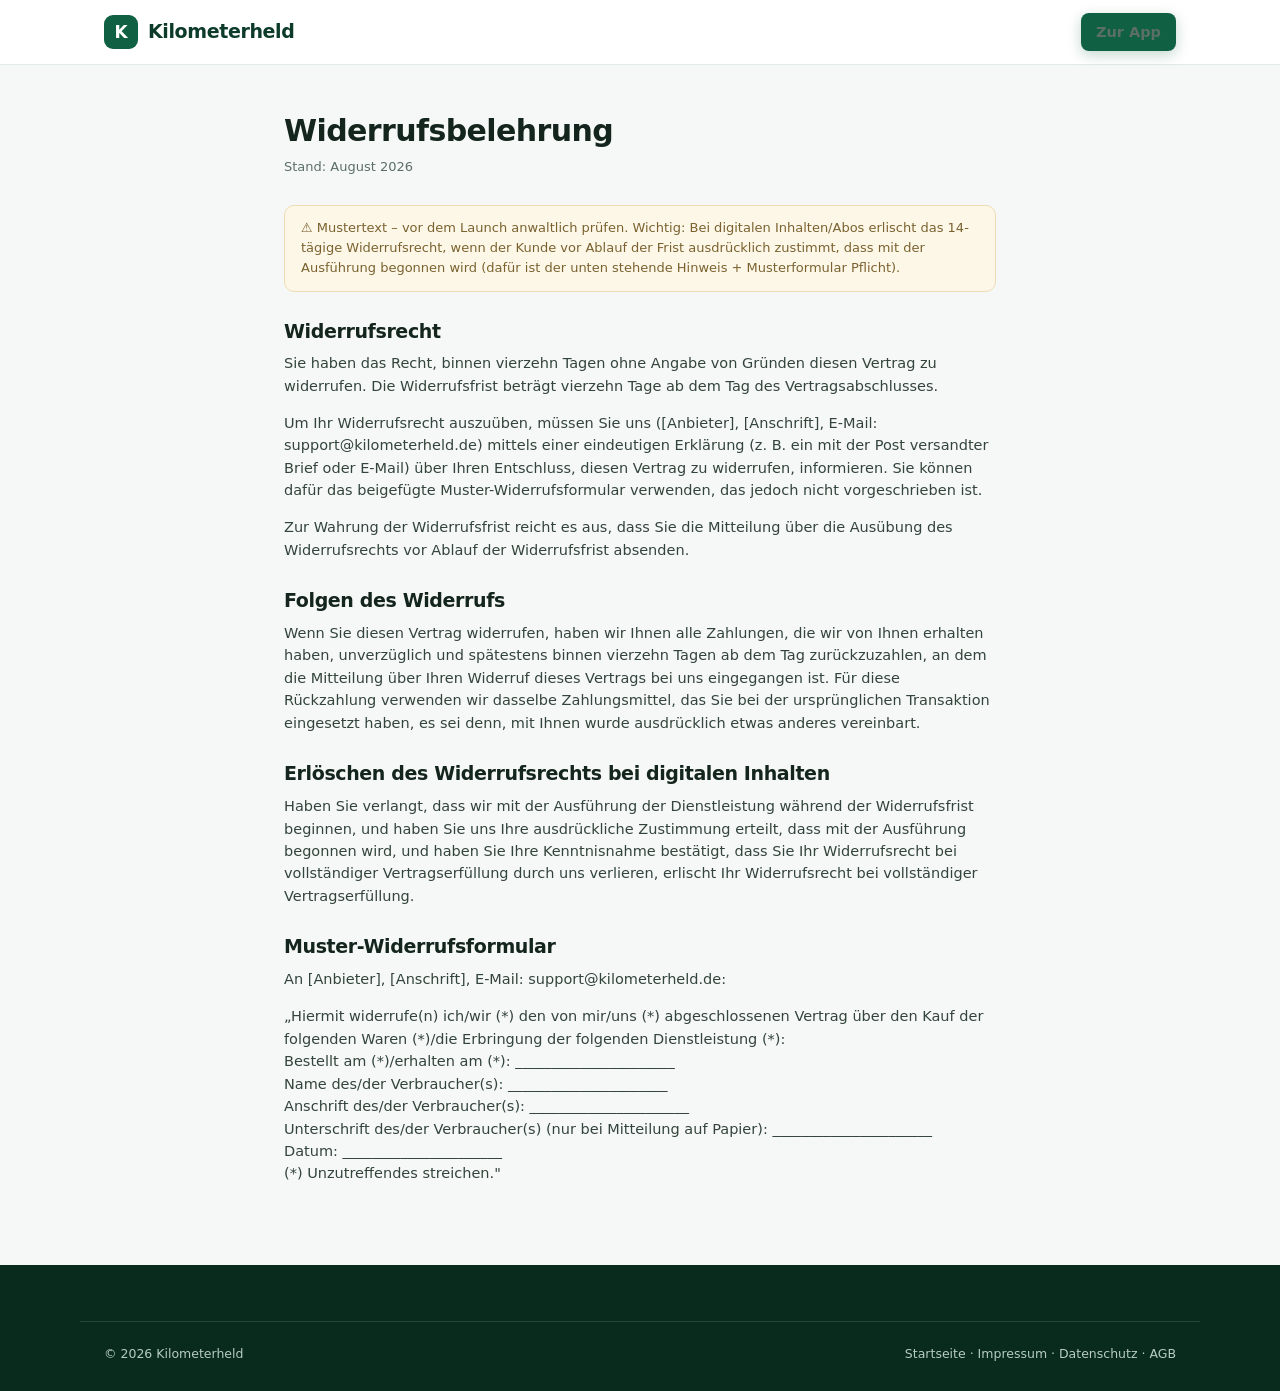
<file: widerruf.html>
<!DOCTYPE html>
<html lang="de">
<head>
  <meta charset="UTF-8">
  <meta name="viewport" content="width=device-width, initial-scale=1.0, viewport-fit=cover">
  <meta name="theme-color" content="#106043">
  <title>Widerrufsbelehrung – Kilometerheld</title>
  <link rel="icon" href="data:image/svg+xml,<svg xmlns='http://www.w3.org/2000/svg' viewBox='0 0 100 100'><rect width='100' height='100' rx='22' fill='%23106043'/><text x='50' y='70' font-size='58' font-weight='bold' text-anchor='middle' fill='white' font-family='Arial'>K</text></svg>">
  <link rel="manifest" href="manifest.webmanifest">
  <link rel="icon" type="image/png" sizes="192x192" href="assets/icons/icon-192.png">
  <link rel="apple-touch-icon" sizes="180x180" href="assets/icons/apple-touch-icon.png">
  <meta name="mobile-web-app-capable" content="yes">
  <meta name="apple-mobile-web-app-capable" content="yes">
  <meta name="apple-mobile-web-app-status-bar-style" content="black-translucent">
  <meta name="apple-mobile-web-app-title" content="Kilometerheld">
  <link rel="stylesheet" href="assets/styles.css">
</head>
<body>
<header class="site-nav">
  <div class="container">
    <a href="index.html" class="logo"><span class="logo-mark">K</span> Kilometerheld</a>
    <nav class="nav-links"><a href="app.html" class="btn btn-primary btn-sm nav-cta">Zur App</a></nav>
  </div>
</header>
<main class="container legal">
  <h1>Widerrufsbelehrung</h1>
  <div class="updated">Stand: August 2026</div>
  <div class="placeholder-box">⚠ Mustertext – vor dem Launch anwaltlich prüfen. Wichtig: Bei digitalen Inhalten/Abos erlischt das 14-tägige Widerrufsrecht, wenn der Kunde vor Ablauf der Frist ausdrücklich zustimmt, dass mit der Ausführung begonnen wird (dafür ist der unten stehende Hinweis + Musterformular Pflicht).</div>

  <h2>Widerrufsrecht</h2>
  <p>Sie haben das Recht, binnen vierzehn Tagen ohne Angabe von Gründen diesen Vertrag zu widerrufen. Die Widerrufsfrist beträgt vierzehn Tage ab dem Tag des Vertragsabschlusses.</p>
  <p>Um Ihr Widerrufsrecht auszuüben, müssen Sie uns ([Anbieter], [Anschrift], E-Mail: support@kilometerheld.de) mittels einer eindeutigen Erklärung (z. B. ein mit der Post versandter Brief oder E-Mail) über Ihren Entschluss, diesen Vertrag zu widerrufen, informieren. Sie können dafür das beigefügte Muster-Widerrufsformular verwenden, das jedoch nicht vorgeschrieben ist.</p>
  <p>Zur Wahrung der Widerrufsfrist reicht es aus, dass Sie die Mitteilung über die Ausübung des Widerrufsrechts vor Ablauf der Widerrufsfrist absenden.</p>

  <h2>Folgen des Widerrufs</h2>
  <p>Wenn Sie diesen Vertrag widerrufen, haben wir Ihnen alle Zahlungen, die wir von Ihnen erhalten haben, unverzüglich und spätestens binnen vierzehn Tagen ab dem Tag zurückzuzahlen, an dem die Mitteilung über Ihren Widerruf dieses Vertrags bei uns eingegangen ist. Für diese Rückzahlung verwenden wir dasselbe Zahlungsmittel, das Sie bei der ursprünglichen Transaktion eingesetzt haben, es sei denn, mit Ihnen wurde ausdrücklich etwas anderes vereinbart.</p>

  <h2>Erlöschen des Widerrufsrechts bei digitalen Inhalten</h2>
  <p>Haben Sie verlangt, dass wir mit der Ausführung der Dienstleistung während der Widerrufsfrist beginnen, und haben Sie uns Ihre ausdrückliche Zustimmung erteilt, dass mit der Ausführung begonnen wird, und haben Sie Ihre Kenntnisnahme bestätigt, dass Sie Ihr Widerrufsrecht bei vollständiger Vertragserfüllung durch uns verlieren, erlischt Ihr Widerrufsrecht bei vollständiger Vertragserfüllung.</p>

  <h2>Muster-Widerrufsformular</h2>
  <p>An [Anbieter], [Anschrift], E-Mail: support@kilometerheld.de:</p>
  <p>„Hiermit widerrufe(n) ich/wir (*) den von mir/uns (*) abgeschlossenen Vertrag über den Kauf der folgenden Waren (*)/die Erbringung der folgenden Dienstleistung (*):<br>
  Bestellt am (*)/erhalten am (*): ______________________<br>
  Name des/der Verbraucher(s): ______________________<br>
  Anschrift des/der Verbraucher(s): ______________________<br>
  Unterschrift des/der Verbraucher(s) (nur bei Mitteilung auf Papier): ______________________<br>
  Datum: ______________________<br>
  (*) Unzutreffendes streichen."</p>
</main>
<footer class="site-footer">
  <div class="container footer-bottom">
    <span>© 2026 Kilometerheld</span>
    <span><a href="index.html">Startseite</a> · <a href="impressum.html">Impressum</a> · <a href="datenschutz.html">Datenschutz</a> · <a href="agb.html">AGB</a></span>
  </div>
</footer>
<script>
  if ('serviceWorker' in navigator) {
    window.addEventListener('load', function () {
      navigator.serviceWorker.register('sw.js').catch(function (err) {
        console.warn('Service-Worker-Registrierung fehlgeschlagen:', err);
      });
    });
  }
</script>
</body>
</html>
</file>
<file: assets/styles.css>
/* ==========================================================================
   Kilometerheld — shared styles (landing + app)
   ========================================================================== */

:root {
  --green-950: #082b1e;
  --green-900: #0c3b2a;
  --green-800: #0e4d36;
  --green-700: #106043;
  --green-600: #127550;
  --green-500: #17946a;
  --green-100: #ddf2e8;
  --green-50:  #eef8f2;
  --amber:     #f2b632;
  --amber-dark:#c98f16;
  --bg:        #f6f8f7;
  --surface:   #ffffff;
  --ink:       #14251d;
  --muted:     #5b6f66;
  --line:      #e2eae5;
  --red:       #b3402f;
  --red-50:    #fdf0ed;
  --gray:      #8a9791;
  --shadow-sm: 0 1px 2px rgba(12, 59, 42, .06);
  --shadow-md: 0 6px 24px rgba(12, 59, 42, .10);
  --radius:    12px;
  --font: system-ui, -apple-system, "Segoe UI", Roboto, "Helvetica Neue", Arial, sans-serif;
}

* { box-sizing: border-box; }
html { scroll-behavior: smooth; }
body {
  margin: 0;
  font-family: var(--font);
  color: var(--ink);
  background: var(--bg);
  line-height: 1.55;
  -webkit-font-smoothing: antialiased;
}
img, svg { max-width: 100%; }
a { color: var(--green-700); text-decoration: none; }
a:hover { text-decoration: underline; }
h1, h2, h3, h4 { line-height: 1.2; letter-spacing: -.02em; margin: 0 0 .5em; }
p { margin: 0 0 1em; }
.container { max-width: 1120px; margin: 0 auto; padding: 0 24px; }
.sr-only { position: absolute; width: 1px; height: 1px; overflow: hidden; clip: rect(0 0 0 0); }

/* Buttons */
.btn {
  display: inline-flex; align-items: center; justify-content: center; gap: 8px;
  font: inherit; font-weight: 600; font-size: 15px;
  padding: 12px 22px; border-radius: 10px; border: 1px solid transparent;
  cursor: pointer; transition: transform .12s ease, box-shadow .12s ease, background .12s ease;
  text-decoration: none; white-space: nowrap;
}
.btn:hover { text-decoration: none; transform: translateY(-1px); }
.btn:active { transform: translateY(0); }
.btn-primary { background: var(--green-700); color: #fff; box-shadow: 0 4px 14px rgba(16, 96, 67, .25); }
.btn-primary:hover { background: var(--green-600); }
.btn-amber { background: var(--amber); color: var(--green-950); box-shadow: 0 4px 14px rgba(242, 182, 50, .35); }
.btn-amber:hover { background: #f8c554; }
.btn-outline { background: var(--surface); border-color: var(--line); color: var(--ink); }
.btn-outline:hover { border-color: var(--green-500); color: var(--green-700); }
.btn-ghost { background: transparent; color: var(--muted); }
.btn-ghost:hover { background: var(--green-50); color: var(--green-800); }
.btn-sm { padding: 7px 14px; font-size: 13.5px; border-radius: 8px; }
.btn-danger { background: var(--red); color: #fff; }
.btn-block { width: 100%; }
.btn[disabled] { opacity: .5; pointer-events: none; }

/* Badges */
.badge {
  display: inline-flex; align-items: center; gap: 6px;
  font-size: 12.5px; font-weight: 600; padding: 4px 10px; border-radius: 999px;
}
.badge-green { background: var(--green-100); color: var(--green-800); }
.badge-gray { background: #edf1ef; color: var(--muted); }
.badge-amber { background: #fdf3dd; color: var(--amber-dark); }
.badge-pro { background: linear-gradient(135deg, #f7c948, var(--amber)); color: var(--green-950); }

/* Cards */
.card {
  background: var(--surface); border: 1px solid var(--line);
  border-radius: var(--radius); box-shadow: var(--shadow-sm);
}

/* ==========================================================================
   Landing page
   ========================================================================== */
.site-nav {
  position: sticky; top: 0; z-index: 50;
  background: rgba(255,255,255,.92); backdrop-filter: blur(8px);
  border-bottom: 1px solid var(--line);
}
.site-nav .container { display: flex; align-items: center; justify-content: space-between; height: 64px; }
.logo { display: flex; align-items: center; gap: 10px; font-weight: 800; font-size: 19px; color: var(--green-900); letter-spacing: -.02em; }
.logo:hover { text-decoration: none; }
.logo-mark {
  width: 34px; height: 34px; border-radius: 9px; background: var(--green-700);
  display: inline-flex; align-items: center; justify-content: center;
  color: #fff; font-weight: 800; font-size: 17px;
}
.nav-links { display: flex; gap: 26px; align-items: center; }
.nav-links a { color: var(--muted); font-weight: 600; font-size: 14.5px; }
.nav-links a:hover { color: var(--green-700); text-decoration: none; }
.nav-cta { margin-left: 6px; }

.hero { padding: 76px 0 64px; overflow: hidden; }
.hero-grid { display: grid; grid-template-columns: 1.05fr .95fr; gap: 56px; align-items: center; }
.hero-eyebrow { margin-bottom: 18px; }
.hero h1 { font-size: 52px; font-weight: 800; letter-spacing: -.03em; margin-bottom: 18px; }
.hero h1 .accent { color: var(--green-600); }
.hero-sub { font-size: 19px; color: var(--muted); max-width: 520px; margin-bottom: 28px; }
.hero-ctas { display: flex; gap: 14px; flex-wrap: wrap; margin-bottom: 22px; }
.hero-proof { display: flex; flex-direction: column; gap: 7px; font-size: 14px; color: var(--muted); }
.hero-proof span::before { content: "✓"; color: var(--green-600); font-weight: 800; margin-right: 8px; }

/* App mockup in hero */
.mockup {
  background: var(--surface); border: 1px solid var(--line); border-radius: 18px;
  box-shadow: var(--shadow-md); padding: 20px; position: relative;
}
.mockup::before {
  content: ""; position: absolute; inset: -14px -14px auto; height: 40px;
  background: var(--green-100); border-radius: 18px; z-index: -1;
}
.mockup-bar { display: flex; align-items: center; justify-content: space-between; margin-bottom: 14px; }
.mockup-title { font-weight: 700; font-size: 14px; }
.mockup-month { font-size: 12.5px; color: var(--muted); border: 1px solid var(--line); padding: 3px 10px; border-radius: 8px; }
.mockup-kpis { display: grid; grid-template-columns: 1fr 1fr; gap: 10px; margin-bottom: 14px; }
.mockup-kpi { border: 1px solid var(--line); border-radius: 10px; padding: 10px 12px; }
.mockup-kpi .k { font-size: 11.5px; color: var(--muted); }
.mockup-kpi .v { font-size: 19px; font-weight: 800; color: var(--green-800); }
.mockup-kpi .v small { font-size: 12px; font-weight: 600; color: var(--muted); }
.trip-row { display: flex; align-items: center; gap: 10px; padding: 9px 10px; border: 1px solid var(--line); border-radius: 10px; margin-bottom: 8px; font-size: 13px; }
.trip-row .dot { width: 8px; height: 8px; border-radius: 50%; flex-shrink: 0; }
.dot-biz { background: var(--green-500); } .dot-priv { background: var(--gray); }
.trip-row .route { flex: 1; font-weight: 600; overflow: hidden; text-overflow: ellipsis; white-space: nowrap; }
.trip-row .km { font-weight: 700; color: var(--green-800); }
.mockup-cta { margin-top: 10px; }
.mockup-float {
  position: absolute; right: -18px; bottom: 46px;
  background: var(--green-900); color: #fff; border-radius: 12px; padding: 10px 14px;
  font-size: 12.5px; box-shadow: var(--shadow-md); max-width: 200px;
}
.mockup-float b { color: var(--amber); display: block; font-size: 15px; }

.section { padding: 84px 0; }
.section-alt { background: #fff; border-top: 1px solid var(--line); border-bottom: 1px solid var(--line); }
.section-head { text-align: center; max-width: 680px; margin: 0 auto 52px; }
.section-head h2 { font-size: 38px; font-weight: 800; margin-bottom: 14px; }
.section-head p { font-size: 17.5px; color: var(--muted); }
.kicker { display: inline-block; font-size: 13px; font-weight: 700; letter-spacing: .08em; text-transform: uppercase; color: var(--green-600); margin-bottom: 12px; }

.compare-grid { display: grid; grid-template-columns: repeat(3, 1fr); gap: 20px; }
.compare-card { padding: 28px 24px; position: relative; }
.compare-card h3 { font-size: 19px; margin-bottom: 8px; }
.compare-card p { color: var(--muted); font-size: 14.5px; margin-bottom: 14px; }
.compare-card .price-note { font-size: 13.5px; font-weight: 600; color: var(--green-800); background: var(--green-50); border-radius: 8px; padding: 8px 12px; }
.compare-card.bad .price-note { color: var(--red); background: var(--red-50); }
.compare-card.winner { border-color: var(--green-500); box-shadow: var(--shadow-md); }
.winner-tag {
  position: absolute; top: -13px; left: 50%; transform: translateX(-50%);
  background: var(--amber); color: var(--green-950); font-size: 12px; font-weight: 800;
  padding: 4px 12px; border-radius: 999px; letter-spacing: .03em;
}

.steps { display: grid; grid-template-columns: repeat(3, 1fr); gap: 20px; }
.step { padding: 28px 24px; }
.step-num {
  width: 44px; height: 44px; border-radius: 12px; background: var(--green-700); color: #fff;
  font-weight: 800; font-size: 19px; display: flex; align-items: center; justify-content: center;
  margin-bottom: 16px;
}
.step h3 { font-size: 18px; margin-bottom: 6px; }
.step p { color: var(--muted); font-size: 14.5px; margin-bottom: 0; }
.step .time { display: block; margin-top: 10px; font-size: 12.5px; font-weight: 700; color: var(--green-600); }

.features-grid { display: grid; grid-template-columns: repeat(3, 1fr); gap: 20px; }
.feature { padding: 26px 24px; }
.feature .icon {
  width: 46px; height: 46px; border-radius: 12px; background: var(--green-100);
  display: flex; align-items: center; justify-content: center; font-size: 22px; margin-bottom: 14px;
}
.feature h3 { font-size: 17px; margin-bottom: 6px; }
.feature p { color: var(--muted); font-size: 14.5px; margin-bottom: 0; }

.pdf-showcase { display: grid; grid-template-columns: 1.1fr .9fr; gap: 48px; align-items: center; }
.pdf-doc {
  background: #fff; border: 1px solid var(--line); border-radius: 10px; box-shadow: var(--shadow-md);
  padding: 28px 26px; font-size: 13px; position: relative;
}
.pdf-doc::after {
  content: "PDF"; position: absolute; top: -12px; right: 18px;
  background: var(--red); color: #fff; font-weight: 800; font-size: 11px;
  padding: 3px 9px; border-radius: 6px;
}
.pdf-doc h4 { text-align: center; font-size: 15px; margin-bottom: 2px; letter-spacing: .04em; text-transform: uppercase; }
.pdf-doc .pdf-sub { text-align: center; color: var(--muted); font-size: 12px; margin-bottom: 14px; }
.pdf-meta { display: flex; flex-wrap: wrap; gap: 6px 22px; font-size: 12px; margin-bottom: 12px; border-bottom: 1.5px solid var(--ink); padding-bottom: 8px; }
.pdf-table { width: 100%; border-collapse: collapse; font-size: 11.5px; }
.pdf-table th { text-align: left; border-bottom: 1px solid var(--ink); padding: 4px 6px; font-size: 10.5px; }
.pdf-table td { padding: 4px 6px; border-bottom: 1px solid var(--line); }
.pdf-total { display: flex; justify-content: space-between; margin-top: 12px; font-weight: 700; font-size: 13px; }
.pdf-note { margin-top: 18px; font-size: 10.5px; color: var(--muted); border-top: 1px solid var(--line); padding-top: 8px; }
.pdf-showcase-body h2 { font-size: 30px; font-weight: 800; margin-bottom: 12px; }
.pdf-showcase-body p { color: var(--muted); font-size: 16px; }
.pdf-bullets { list-style: none; padding: 0; margin: 18px 0 26px; }
.pdf-bullets li { padding: 5px 0; font-size: 15px; }
.pdf-bullets li::before { content: "✓"; color: var(--green-600); font-weight: 800; margin-right: 10px; }

.pricing-grid { display: grid; grid-template-columns: repeat(3, 1fr); gap: 20px; align-items: stretch; }
.price-card { padding: 32px 26px; display: flex; flex-direction: column; position: relative; }
.price-card.popular { border-color: var(--green-500); box-shadow: var(--shadow-md); }
.price-card h3 { font-size: 19px; }
.price { font-size: 40px; font-weight: 800; letter-spacing: -.03em; color: var(--green-800); }
.price small { font-size: 15px; font-weight: 600; color: var(--muted); }
.price-sub { font-size: 13px; color: var(--muted); min-height: 20px; }
.price-features { list-style: none; padding: 0; margin: 20px 0 26px; flex: 1; }
.price-features li { padding: 7px 0; font-size: 14.5px; border-bottom: 1px dashed var(--line); }
.price-features li:last-child { border-bottom: 0; }
.price-features li::before { content: "✓"; color: var(--green-600); font-weight: 800; margin-right: 10px; }
.price-features li.no::before { content: "–"; color: var(--gray); font-weight: 700; margin-right: 10px; }
.price-note { text-align: center; font-size: 13px; color: var(--muted); margin-top: 22px; }

.testimonials { display: grid; grid-template-columns: repeat(3, 1fr); gap: 20px; }
.quote-card { padding: 26px 24px; }
.quote-card .stars { color: var(--amber); letter-spacing: 2px; margin-bottom: 10px; font-size: 15px; }
.quote-card blockquote { margin: 0 0 16px; font-size: 15px; color: var(--ink); }
.quote-card figcaption { font-size: 13.5px; color: var(--muted); font-weight: 600; }

.faq { max-width: 760px; margin: 0 auto; }
.faq details { border: 1px solid var(--line); border-radius: 12px; background: #fff; margin-bottom: 12px; padding: 0 22px; }
.faq summary {
  cursor: pointer; font-weight: 700; font-size: 15.5px; padding: 18px 0; list-style: none;
  display: flex; justify-content: space-between; align-items: center; gap: 12px;
}
.faq summary::after { content: "+"; font-size: 22px; color: var(--green-600); font-weight: 700; }
.faq details[open] summary::after { content: "–"; }
.faq details p { color: var(--muted); font-size: 14.5px; padding-bottom: 18px; margin: 0; }

.final-cta {
  background: linear-gradient(160deg, var(--green-900), var(--green-700));
  color: #fff; text-align: center; padding: 84px 0; border-radius: 0;
}
.final-cta h2 { font-size: 38px; font-weight: 800; margin-bottom: 12px; }
.final-cta p { color: #cfe6da; font-size: 17px; margin-bottom: 28px; }
.final-cta .fine { font-size: 13px; color: #9fc7b4; margin-top: 16px; }

.site-footer { background: var(--green-950); color: #b8ccc2; padding: 56px 0 28px; font-size: 14px; }
.footer-grid { display: grid; grid-template-columns: 1.4fr 1fr 1fr; gap: 40px; margin-bottom: 40px; }
.site-footer .logo { color: #fff; margin-bottom: 12px; }
.site-footer h5 { color: #fff; font-size: 13px; letter-spacing: .06em; text-transform: uppercase; margin-bottom: 14px; }
.site-footer ul { list-style: none; padding: 0; margin: 0; }
.site-footer li { margin-bottom: 9px; }
.site-footer a { color: #b8ccc2; }
.site-footer a:hover { color: #fff; }
.footer-bottom { border-top: 1px solid rgba(255,255,255,.12); padding-top: 22px; display: flex; justify-content: space-between; flex-wrap: wrap; gap: 12px; font-size: 12.5px; }

/* ==========================================================================
   App
   ========================================================================== */
.app-shell { display: flex; min-height: 100vh; min-height: 100dvh; }
.app-sidebar {
  width: 224px; background: var(--green-950); color: #cfe0d7;
  display: flex; flex-direction: column; padding: 20px 14px; flex-shrink: 0;
}
.app-sidebar .logo { color: #fff; padding: 0 10px; margin-bottom: 26px; }
.app-sidebar nav a {
  display: flex; align-items: center; gap: 11px; color: #b9cdc3;
  padding: 10px 12px; border-radius: 9px; font-weight: 600; font-size: 14.5px; margin-bottom: 4px;
}
.app-sidebar nav a:hover { background: rgba(255,255,255,.08); color: #fff; text-decoration: none; }
.app-sidebar nav a.active { background: var(--green-700); color: #fff; }
.app-sidebar .side-foot { margin-top: auto; padding: 12px; font-size: 12px; color: #7fa392; border-top: 1px solid rgba(255,255,255,.1); }
.side-plan { display: flex; align-items: center; justify-content: space-between; margin-top: 14px; padding: 10px 12px; background: rgba(255,255,255,.06); border-radius: 10px; }
.app-main { flex: 1; display: flex; flex-direction: column; min-width: 0; }
.app-topbar {
  background: #fff; border-bottom: 1px solid var(--line); padding: 12px 28px;
  display: flex; align-items: center; justify-content: space-between; gap: 14px; flex-wrap: wrap;
}
.month-nav { display: flex; align-items: center; gap: 8px; }
.month-nav button {
  background: #fff; border: 1px solid var(--line); border-radius: 8px; width: 34px; height: 34px;
  cursor: pointer; font-size: 15px; color: var(--muted); display: inline-flex; align-items: center; justify-content: center;
}
.month-nav button:hover { border-color: var(--green-500); color: var(--green-700); }
.month-label { font-weight: 800; font-size: 17px; min-width: 150px; text-align: center; }
.app-content { padding: 28px; max-width: 1060px; width: 100%; margin: 0 auto; }
.page-head { display: flex; align-items: center; justify-content: space-between; gap: 16px; margin-bottom: 24px; flex-wrap: wrap; }
.page-head h1 { font-size: 26px; margin: 0; }
.page-head .sub { color: var(--muted); font-size: 14px; }

.kpi-grid { display: grid; grid-template-columns: repeat(4, 1fr); gap: 14px; margin-bottom: 20px; }
.kpi { padding: 18px; }
.kpi .k { font-size: 12.5px; color: var(--muted); font-weight: 600; text-transform: uppercase; letter-spacing: .05em; }
.kpi .v { font-size: 28px; font-weight: 800; color: var(--green-800); margin-top: 4px; }
.kpi .v small { font-size: 14px; color: var(--muted); font-weight: 600; }
.kpi .hint { font-size: 12px; color: var(--muted); margin-top: 4px; }

.grid-2 { display: grid; grid-template-columns: 1.2fr .8fr; gap: 16px; margin-bottom: 20px; }
.panel { padding: 20px; }
.panel h3 { font-size: 15.5px; margin-bottom: 14px; }
.chart { display: flex; align-items: flex-end; gap: 6px; height: 150px; }
.chart-col { flex: 1; display: flex; flex-direction: column; align-items: center; gap: 5px; height: 100%; justify-content: flex-end; }
.chart-bars { display: flex; flex-direction: column; justify-content: flex-end; width: 100%; height: 122px; border-radius: 5px; overflow: hidden; }
.chart-seg-biz { background: var(--green-500); }
.chart-seg-priv { background: #c9d4cf; }
.chart-col .lbl { font-size: 10.5px; color: var(--muted); }
.chart-legend { display: flex; gap: 18px; font-size: 12.5px; color: var(--muted); margin-top: 12px; }
.legend-dot { display: inline-block; width: 9px; height: 9px; border-radius: 3px; margin-right: 6px; }

.savings-row { display: flex; gap: 14px; flex-wrap: wrap; }
.savings-box { flex: 1; min-width: 210px; border: 1px solid var(--line); border-radius: 10px; padding: 14px 16px; }
.savings-box .k { font-size: 12px; color: var(--muted); font-weight: 600; }
.savings-box .v { font-size: 21px; font-weight: 800; color: var(--green-800); margin-top: 2px; }
.savings-box .v small { font-size: 12.5px; color: var(--muted); font-weight: 600; }
.savings-box .hint { font-size: 11.5px; color: var(--muted); margin-top: 3px; }

.banner {
  display: flex; gap: 12px; align-items: flex-start;
  border: 1px solid #f0dcb4; background: #fdf7e7; border-radius: 12px;
  padding: 14px 16px; font-size: 14px; margin-bottom: 20px;
}
.banner .banner-ico { font-size: 20px; }
.banner strong { display: block; }
.banner p { margin: 0; color: #7a6230; }
.usage-meter { height: 8px; background: var(--green-100); border-radius: 99px; overflow: hidden; margin-top: 8px; }
.usage-meter > div { height: 100%; background: var(--green-600); border-radius: 99px; }

/* Trip list */
.filter-bar { display: flex; gap: 8px; align-items: center; margin-bottom: 16px; flex-wrap: wrap; }
.filter-pill {
  border: 1px solid var(--line); background: #fff; border-radius: 999px; padding: 6px 14px;
  font-size: 13px; font-weight: 600; cursor: pointer; color: var(--muted);
}
.filter-pill.active { background: var(--green-700); border-color: var(--green-700); color: #fff; }
.search-input {
  margin-left: auto; border: 1px solid var(--line); border-radius: 9px; padding: 8px 12px;
  font: inherit; font-size: 13.5px; min-width: 200px;
}
.trip-list { display: flex; flex-direction: column; gap: 8px; }
.trip-item {
  display: flex; align-items: center; gap: 14px; background: #fff; border: 1px solid var(--line);
  border-radius: 12px; padding: 12px 16px;
}
.trip-date { text-align: center; min-width: 62px; border-right: 1px solid var(--line); padding-right: 14px; }
.trip-date .d { font-size: 10.5px; text-transform: uppercase; color: var(--muted); font-weight: 700; }
.trip-date .n { font-size: 21px; font-weight: 800; color: var(--green-800); line-height: 1.1; }
.trip-body { flex: 1; min-width: 0; }
.trip-route { font-weight: 700; font-size: 15px; overflow: hidden; text-overflow: ellipsis; white-space: nowrap; }
.trip-route .arrow { color: var(--muted); font-weight: 400; margin: 0 7px; }
.trip-meta { font-size: 12.5px; color: var(--muted); overflow: hidden; text-overflow: ellipsis; white-space: nowrap; }
.trip-km { font-weight: 800; font-size: 16px; color: var(--green-800); white-space: nowrap; }
.trip-km small { font-size: 11.5px; color: var(--muted); font-weight: 600; display: block; }
.trip-actions { display: flex; gap: 4px; }
.icon-btn {
  width: 32px; height: 32px; border-radius: 8px; border: 1px solid transparent;
  background: transparent; cursor: pointer; font-size: 15px; color: var(--muted);
  display: inline-flex; align-items: center; justify-content: center;
}
.icon-btn:hover { background: var(--green-50); color: var(--green-700); border-color: var(--line); }
.empty-state { text-align: center; padding: 56px 20px; color: var(--muted); }
.empty-state .big { font-size: 42px; margin-bottom: 12px; }
.empty-state h3 { color: var(--ink); font-size: 18px; margin-bottom: 6px; }

/* Vehicles */
.vehicle-grid { display: grid; grid-template-columns: repeat(auto-fill, minmax(260px, 1fr)); gap: 14px; }
.vehicle-card { padding: 20px; }
.vehicle-card .veh-ico {
  width: 42px; height: 42px; border-radius: 10px; background: var(--green-100);
  display: flex; align-items: center; justify-content: center; font-size: 20px; margin-bottom: 12px;
}
.vehicle-card h3 { font-size: 16px; margin-bottom: 2px; }
.vehicle-card .plate {
  display: inline-block; font-family: ui-monospace, Menlo, monospace; font-weight: 700; font-size: 13px;
  border: 1.5px solid var(--ink); border-radius: 5px; padding: 2px 8px; letter-spacing: .08em; margin-bottom: 12px;
}
.vehicle-card .veh-stats { font-size: 12.5px; color: var(--muted); border-top: 1px dashed var(--line); padding-top: 10px; }
.add-card { border: 2px dashed var(--line); background: transparent; cursor: pointer; display: flex; align-items: center; justify-content: center; flex-direction: column; gap: 8px; color: var(--muted); font-weight: 600; font-size: 14.5px; min-height: 170px; }
.add-card:hover { border-color: var(--green-500); color: var(--green-700); }

/* Forms */
.form-grid { display: grid; grid-template-columns: 1fr 1fr; gap: 14px; }
.field { display: flex; flex-direction: column; gap: 6px; }
.field.full { grid-column: 1 / -1; }
.field label { font-size: 13px; font-weight: 700; color: var(--ink); }
.field input, .field select {
  border: 1px solid var(--line); border-radius: 9px; padding: 10px 12px; font: inherit; font-size: 14.5px;
  background: #fff; color: var(--ink);
}
.field input:focus, .field select:focus { outline: 2px solid var(--green-100); border-color: var(--green-500); }
.field .hint { font-size: 11.5px; color: var(--muted); }
.radio-row { display: flex; gap: 10px; }
.radio-pill { flex: 1; }
.radio-pill input { display: none; }
.radio-pill span {
  display: block; text-align: center; padding: 10px; border: 1.5px solid var(--line); border-radius: 9px;
  font-weight: 700; font-size: 14px; cursor: pointer; color: var(--muted);
}
.radio-pill input:checked + span.biz { border-color: var(--green-600); background: var(--green-50); color: var(--green-800); }
.radio-pill input:checked + span.priv { border-color: var(--gray); background: #f2f4f3; color: var(--ink); }
.km-preview { background: var(--green-50); border-radius: 9px; padding: 10px 14px; font-size: 14px; font-weight: 700; color: var(--green-800); }

/* Modal */
.modal-backdrop {
  position: fixed; inset: 0; background: rgba(8, 30, 21, .55); z-index: 100;
  display: flex; align-items: center; justify-content: center; padding: 20px;
}
.modal {
  background: #fff; border-radius: 16px; box-shadow: 0 24px 64px rgba(8,30,21,.35);
  width: 100%; max-width: 560px; max-height: 92vh; overflow-y: auto; padding: 28px;
}
.modal h2 { font-size: 21px; margin-bottom: 6px; }
.modal .modal-sub { color: var(--muted); font-size: 14px; margin-bottom: 20px; }
.modal-actions { display: flex; gap: 10px; justify-content: flex-end; margin-top: 22px; }
.modal-close { float: right; }
.upgrade-plans { display: grid; grid-template-columns: 1fr 1fr; gap: 12px; margin: 16px 0; }
.upgrade-plan { border: 1.5px solid var(--line); border-radius: 12px; padding: 16px; cursor: pointer; }
.upgrade-plan.selected { border-color: var(--green-600); background: var(--green-50); }
.upgrade-plan .plan-name { font-weight: 800; font-size: 15px; }
.upgrade-plan .plan-price { font-size: 24px; font-weight: 800; color: var(--green-800); margin: 6px 0 2px; }
.upgrade-plan .plan-price small { font-size: 12.5px; color: var(--muted); font-weight: 600; }
.upgrade-plan .plan-desc { font-size: 12px; color: var(--muted); }
.upgrade-save { background: var(--amber); color: var(--green-950); font-size: 11.5px; font-weight: 800; border-radius: 6px; padding: 2px 8px; margin-left: 6px; }
.pay-note { font-size: 12px; color: var(--muted); background: #f6f8f7; border-radius: 8px; padding: 10px 12px; margin-top: 14px; }

/* Toast */
.toast-wrap { position: fixed; bottom: 22px; right: 22px; z-index: 200; display: flex; flex-direction: column; gap: 10px; }
.toast {
  background: var(--green-950); color: #fff; border-radius: 12px; padding: 13px 18px;
  font-size: 14px; font-weight: 600; box-shadow: var(--shadow-md); max-width: 340px;
  animation: toast-in .25s ease;
}
@keyframes toast-in { from { opacity: 0; transform: translateY(8px); } to { opacity: 1; transform: none; } }

/* Legal pages */
.legal { max-width: 760px; margin: 48px auto 80px; }
.legal h1 { font-size: 30px; margin-bottom: 8px; }
.legal .updated { color: var(--muted); font-size: 13px; margin-bottom: 28px; }
.legal h2 { font-size: 19px; margin: 28px 0 10px; }
.legal p, .legal li { font-size: 14.5px; color: #33443c; }
.legal .placeholder-box { background: #fdf7e7; border: 1px solid #f0dcb4; border-radius: 10px; padding: 12px 16px; font-size: 13px; color: #7a6230; margin: 18px 0; }

/* Responsive */
@media (max-width: 960px) {
  .hero-grid, .pdf-showcase { grid-template-columns: 1fr; }
  .hero h1 { font-size: 40px; }
  .compare-grid, .steps, .features-grid, .testimonials, .pricing-grid { grid-template-columns: 1fr; }
  .kpi-grid { grid-template-columns: repeat(2, 1fr); }
  .grid-2 { grid-template-columns: 1fr; }
  .app-sidebar { width: 70px; }
  .app-sidebar .logo span:not(.logo-mark), .app-sidebar nav a span, .side-foot, .side-plan span { display: none; }
  .app-sidebar nav a { justify-content: center; }
  .footer-grid { grid-template-columns: 1fr; }
  .search-input { margin-left: 0; width: 100%; }
}
@media (max-width: 560px) {
  .nav-links a { display: none; }
  .nav-links .nav-cta { display: inline-flex; }
  .hero { padding: 48px 0; }
  .section { padding: 56px 0; }
  .kpi-grid { grid-template-columns: 1fr 1fr; }
  .form-grid { grid-template-columns: 1fr; }
}

/* ==========================================================================
   iOS / PWA — safe areas, dynamic viewport, touch ergonomics
   ========================================================================== */

/* Safari's collapsible URL bar makes 100vh taller than the visible area;
   use the dynamic viewport unit where supported (falls back to vh). */
.app-shell { min-height: 100vh; min-height: 100dvh; }
.modal { max-height: 92vh; max-height: 92dvh; }

/* Notch & home-indicator safe areas (standalone / full-screen PWA). */
.site-nav { padding-top: env(safe-area-inset-top); }
.hero { padding-top: calc(76px + env(safe-area-inset-top)); }
.app-topbar { padding-top: calc(12px + env(safe-area-inset-top)); }
.app-sidebar { padding-top: calc(20px + env(safe-area-inset-top)); padding-bottom: calc(20px + env(safe-area-inset-bottom)); }
.app-content { padding-bottom: calc(28px + env(safe-area-inset-bottom)); }
.modal-backdrop { padding: calc(20px + env(safe-area-inset-top)) 20px calc(20px + env(safe-area-inset-bottom)); }
.modal { padding-bottom: calc(28px + env(safe-area-inset-bottom)); }
.toast-wrap { bottom: calc(22px + env(safe-area-inset-bottom)); right: calc(22px + env(safe-area-inset-right)); }
.final-cta { padding-bottom: calc(84px + env(safe-area-inset-bottom)); }
.site-footer { padding-bottom: calc(28px + env(safe-area-inset-bottom)); }

/* Prevent iOS Safari auto-zoom on focus: inputs < 16px trigger the zoom. */
@media (max-width: 960px), (pointer: coarse) {
  input, select, textarea { font-size: 16px; }
}

/* Bigger, thumb-friendly touch targets on touch devices (Apple HIG ≈ 44px). */
@media (pointer: coarse) {
  .icon-btn { width: 44px; height: 44px; font-size: 17px; }
  .month-nav button { width: 44px; height: 44px; }
  .btn-sm { min-height: 40px; }
  .app-sidebar nav a { padding: 13px 12px; }
  .filter-pill { padding: 9px 16px; }
  .trip-actions { gap: 6px; }
  .modal-close { width: 44px; height: 44px; }
}
</file>
